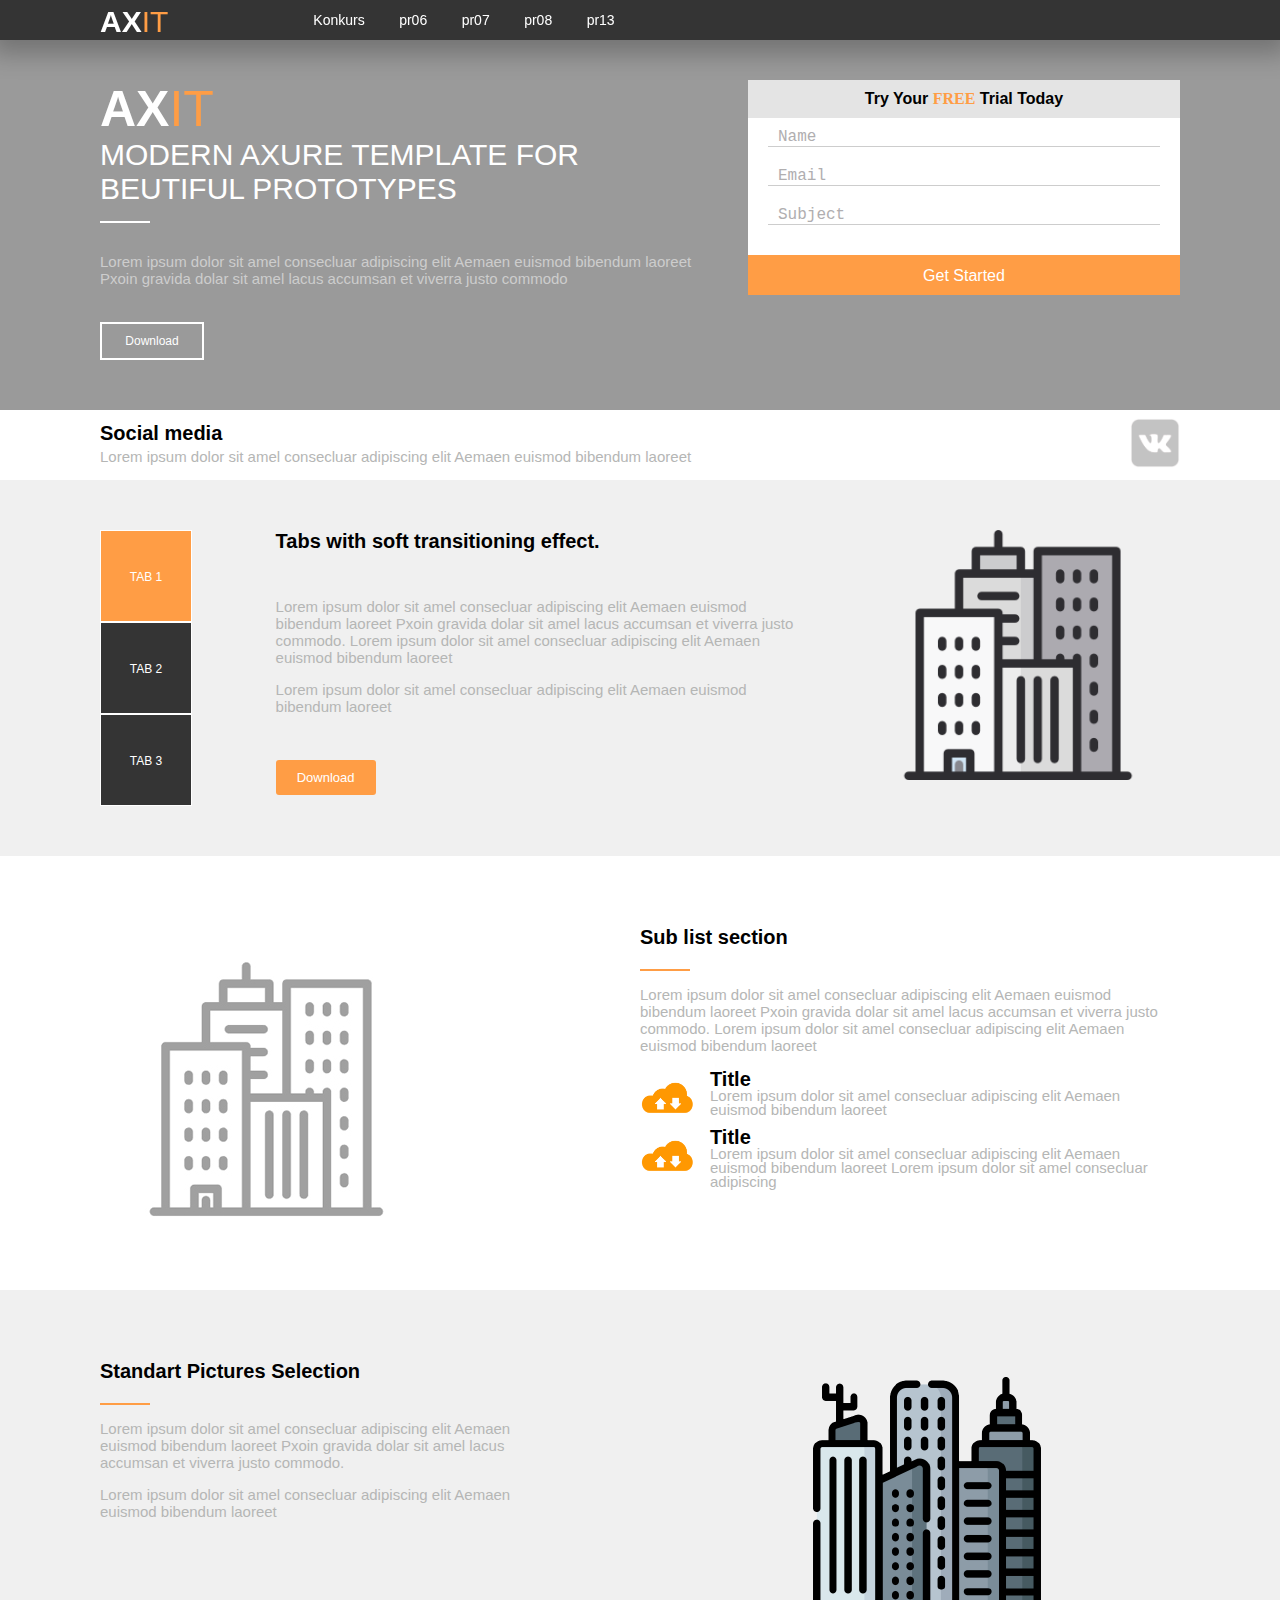
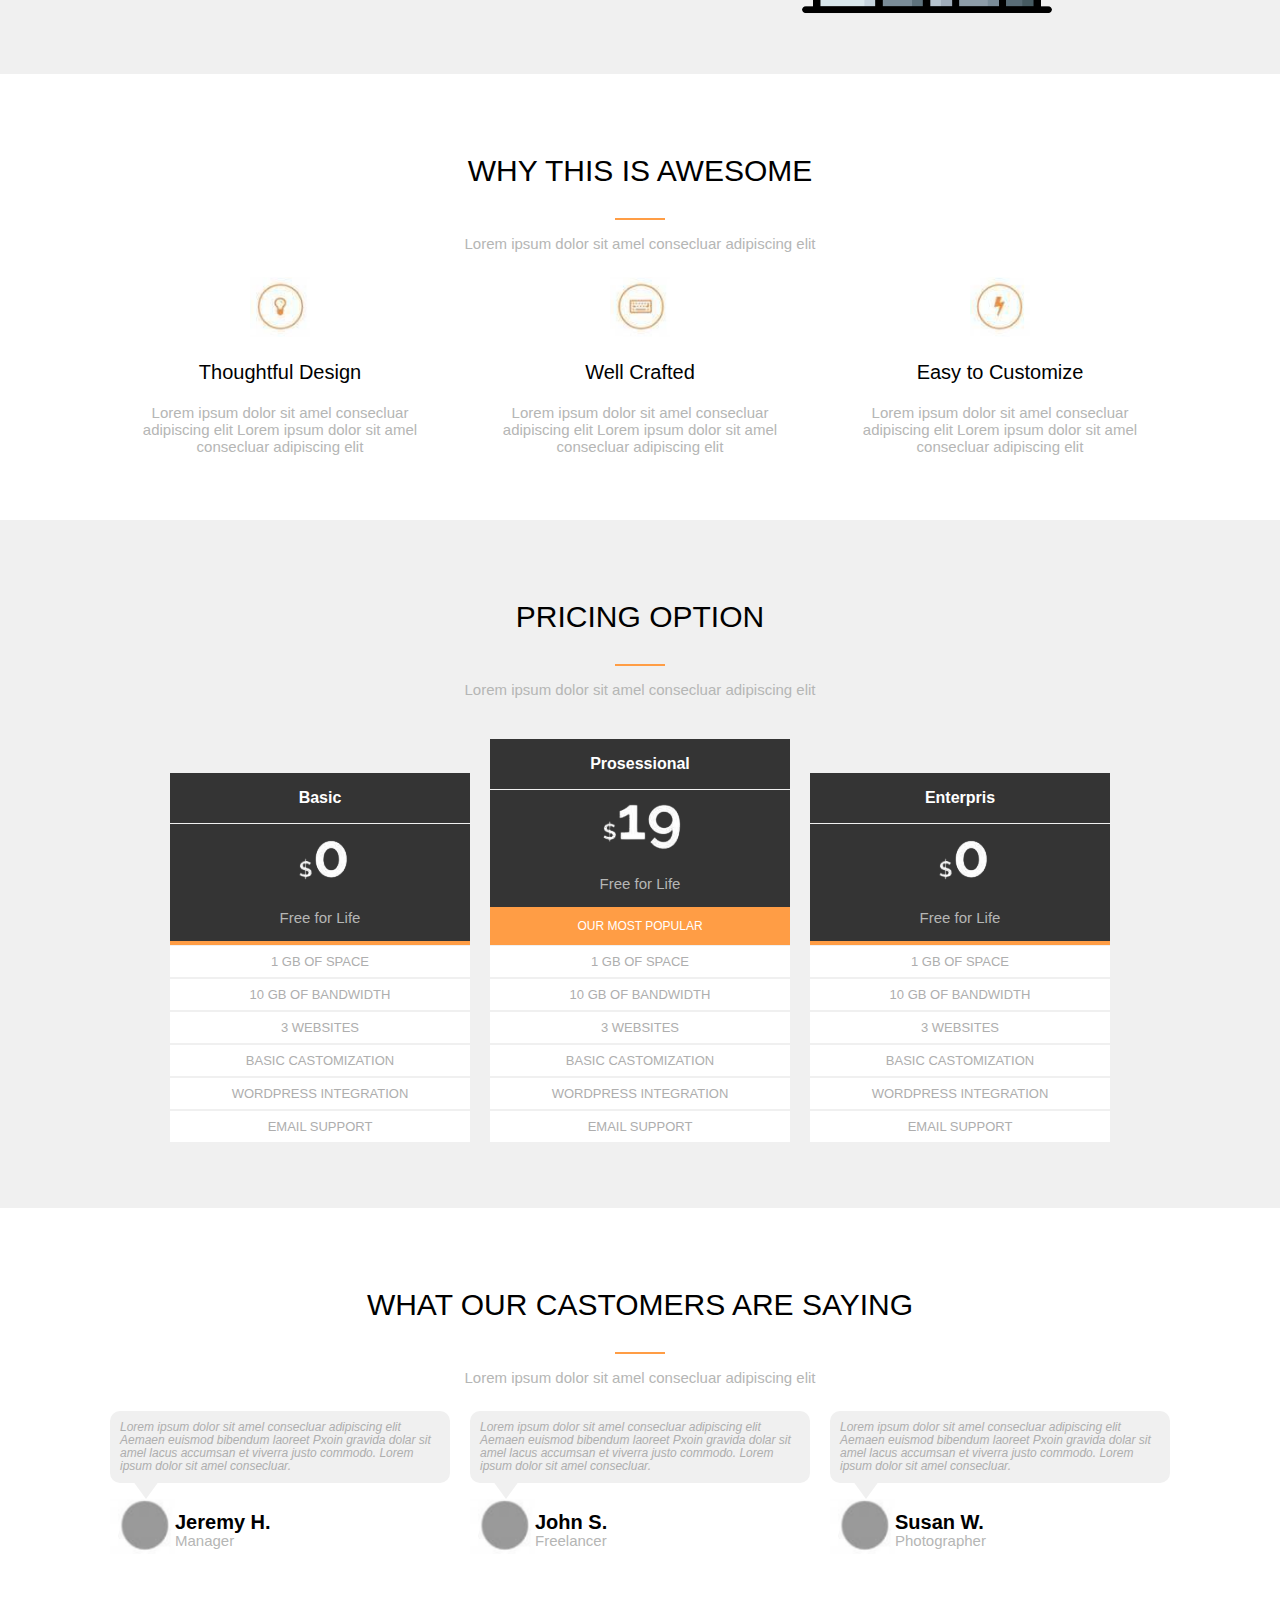
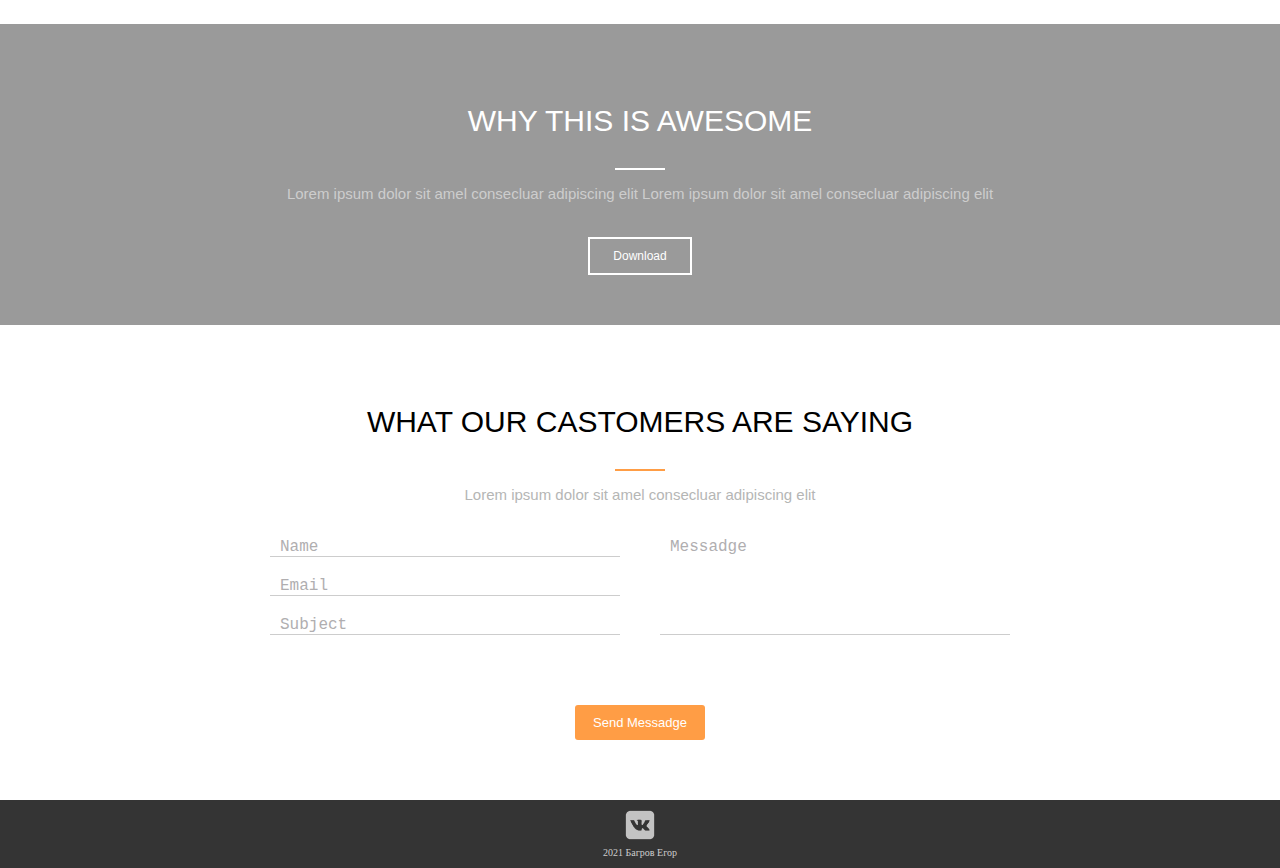
<file: index.html>
<!doctype html>
<head>
	<title>Van</title>
	<meta charset="utf-8">
	<meta name="viewport" content="width=device-width, initial-scale=1.0" />
	<link rel="stylesheet" type="text/css" href="style/style.css">
	<script src="https://ajax.googleapis.com/ajax/libs/jquery/3.1.1/jquery.min.js"></script>
	<script>
	$(document).ready(function() {
		$('.menuha').click(function(event){
			$('.menuha,nav').addClass('active1')
	});
		$('.but').click(function(event){
			$('.menuha,nav').removeClass('active1')
	});
	});
	</script>
</head>
<body>
	<div class="menuha"><span></span></div>
	<div class="hederok">
	<div class="headbody">
	<div id="logo">
		<a href="index.html">AX<span class="it">IT</span></a>
	</div>
	
	<nav>
		<img class="but" width="20px" height="20px" src="image/crest.png">
		<ul>
			<li><a href="konkurs/index.html">Konkurs</a></li>
			<li><a href="pr06.html">pr06</a></li>
			<li><a href="pr07.html">pr07</a></li>
			<li><a href="pr08.html">pr08</a></li>
			<li><a href="pr10/pr10.html">pr13</a></li>
		</ul>
	</nav>
</div></div>
<div id="all">
<main>
<div class="main123">
	<div class="main">
		<div id="ax">
			<div id="itx"><span>AX<span class="it">IT</span></span></div>
			<div class="modern"><span>MODERN AXURE TEMPLATE FOR BEUTIFUL PROTOTYPES</span></div>
			<hr id="opa">

			<div><p class="so12">Lorem ipsum dolor sit amel consecluar adipiscing elit Aemaen euismod bibendum laoreet Pxoin gravida dolar sit amel lacus accumsan et viverra justo commodo</p></div>
			<div class="down"><a href="">Download</a></div>
		</div>
		<div id="kuku1">
			<div id="try">
				<div id="a"><span><b>Try Your <span id="it">FREE</span> Trial Today</b></span></div>
				<div id="b">
					<div class="b122">
						<div class="aaa1"><span>Name</span></div>
						<hr class="kkk">
						<div class="aaa1"><span>Email</span></div>
						<hr class="kkk">
						<div class="aaa1"><span>Subject</span></div>
						<hr class="kkk">
					</div>
				</div>
				<div class="c"><a href="">Get Started</a></div>	
			</div>
		</div>
	</div>
</div>
<div class="sotka">
<div class="nerovno">
	
	<div class="so1">
		<p class="gh1"><b class="so">Social media </b><p class="gh">Lorem ipsum dolor sit amel consecluar adipiscing elit Aemaen euismod bibendum laoreet</p></p>
	</div>
	<div class="voko"><a href="https://vk.com/egoriyew"><img width="50px" height="50px" src="image/photo.png"></a>
	</div>
</div></div>
<div class="tretyi">
<div class="tabs">
<div class="sublist">
	<div class="reverse">
	<div class="tabi">
		<div class="tabrev">
		<div class="tab1">
			<a href=""><p class="tab">TAB 1</p></a>
		</div>
		<div class="tab23">
			<a href=""><p class="tab">TAB 2</p></a>
		</div>
		<div class="tab23">
			<a href=""><p class="tab">TAB 3</p></a>
		</div>
	</div>
	</div>
	<div class="tabssoft">
		<div class="so">
			<span>
				<b>Tabs with soft transitioning effect.</b>
			</span>
		</div>
		<div class="otstupi"><p class="so1">Lorem ipsum dolor sit amel consecluar adipiscing elit Aemaen euismod bibendum laoreet Pxoin gravida dolar sit amel lacus accumsan et viverra justo commodo. Lorem ipsum dolor sit amel consecluar adipiscing elit Aemaen euismod bibendum laoreet</p>
		<p id="dont" class="so1">Lorem ipsum dolor sit amel consecluar adipiscing elit Aemaen euismod bibendum laoreet</p></div>
		<div class="dont" id="down1"><a href="">Download</a></div>
	</div>
	</div>
	</div>
	<div class="gorod">
		<center><img width="250px" height="250px" src="image/gorod.png"></center>
	</div>
</div>
</div>

<div class="chetvrtiy">
<div class="sub">
	<div  id="dont" class="picture">
		<img src="image/gorod1.png">
	</div>
	<div class="sublist">
		<p class="so"><b>Sub list section</b></p>	
		<hr class="dont" id="opa1">
		<p class="so1">Lorem ipsum dolor sit amel consecluar adipiscing elit Aemaen euismod bibendum laoreet Pxoin gravida dolar sit amel lacus accumsan et viverra justo commodo. Lorem ipsum dolor sit amel consecluar adipiscing elit Aemaen euismod bibendum laoreet</p>
		<div class="title">
			<img width="55px" height="40px" src="image/obl.png">
			<p class="so1"><b class="so">Title</b><br>Lorem ipsum dolor sit amel consecluar adipiscing elit Aemaen euismod bibendum laoreet</p>
		</div>
		<div class="title">
			<img width="55px" height="40px" src="image/obl.png">
			<p class="so1"><b class="so">Title</b><br>Lorem ipsum dolor sit amel consecluar adipiscing elit Aemaen euismod bibendum laoreet Lorem ipsum dolor sit amel consecluar adipiscing</p>
		</div>
	</div>
</div>
</div>

<div class="pytiy">
<div class="stnd">
	<div class="sublist">
		<p class="so"><b>Standart Pictures Selection</b></p>	
		<hr  class="dont" id="opa1">
		<p class="so1">Lorem ipsum dolor sit amel consecluar adipiscing elit Aemaen euismod bibendum laoreet Pxoin gravida dolar sit amel lacus accumsan et viverra justo commodo. </p>
		<p id="dont" class="so1">Lorem ipsum dolor sit amel consecluar adipiscing elit Aemaen euismod bibendum laoreet </p>
	</div>
	<div class="picture1">
		<img width="250px" height="250px" src="image/gorod2.png">
	</div>
</div>
</div>

<div class="shheest">
	<center>
		<p class="modern">WHY THIS IS AWESOME</p>
		<hr  class="dont" id="opa1">
		<p class="so1">Lorem ipsum dolor sit amel consecluar adipiscing elit </p>
	</center>
	<div class="well">
		<div><center>
			<img src="image/well1.png">
			<p class="so">Thoughtful Design</p>
			<p  id="dont" class="so1">Lorem ipsum dolor sit amel consecluar adipiscing elit Lorem ipsum dolor sit amel consecluar adipiscing elit</p>
		</center></div>
		<div><center>
			<img src="image/Well2.png">
			<p class="so">Well Crafted</p>
			<p  id="dont" class="so1">Lorem ipsum dolor sit amel consecluar adipiscing elit Lorem ipsum dolor sit amel consecluar adipiscing elit</p>			
		</center></div>
		<div><center>
			<img src="image/Well3.png">
			<p class="so">Easy to Customize</p>
			<p  id="dont" class="so1">Lorem ipsum dolor sit amel consecluar adipiscing elit Lorem ipsum dolor sit amel consecluar adipiscing elit</p>
		</center></div>
	</div>
</div>

<div class="sedmoy">
	<center>
		<p class="modern">PRICING OPTION</p>
		<hr class="dont" id="opa1">
		<p class="so1">Lorem ipsum dolor sit amel consecluar adipiscing elit </p>
	</center>
<div class="well1">
	<div class="basica">
		<div class="bas"><p><b>Basic</b></p></div>
		<div class="bas1"><img src="image/$0.png"><br>
		<p id="dont" class="so1">Free for Life</p></div>
		<div class="ggg2"></div>
		<div class="bas3"><p class="sso">1 GB OF SPACE</p></div>
		<div class="bas3"><p class="sso">10 GB OF BANDWIDTH</p></div>
		<div class="bas3"><p class="sso">3 WEBSITES</p></div>
		<div class="bas3"><p class="sso">BASIC CASTOMIZATION</p></div>
		<div class="bas3"><p class="sso">WORDPRESS INTEGRATION</p></div>
		<div class="bas3"><p class="sso">EMAIL SUPPORT</p></div>
	</div>
	<div class="profi">
		<div class="bas"><p><b>Prosessional</b></p></div>
		<div class="bas1"><img src="image/rr2.png"><br>
		<p id="dont" class="so1">Free for Life</p></div>
		<div class="ccc"><p>OUR MOST POPULAR</p></div>
		<div class="bas3"><p class="sso">1 GB OF SPACE</p></div>
		<div class="bas3"><p class="sso">10 GB OF BANDWIDTH</p></div>
		<div class="bas3"><p class="sso">3 WEBSITES</p></div>
		<div class="bas3"><p class="sso">BASIC CASTOMIZATION</p></div>
		<div class="bas3"><p class="sso">WORDPRESS INTEGRATION</p></div>
		<div class="bas3"><p class="sso">EMAIL SUPPORT</p></div>
	</div>
	<div class="basica">
		<div class="bas"><p><b>Enterpris</b></p></div>
		<div class="bas1"><img src="image/$0.png"><br>
		<p id="dont" class="so1">Free for Life</p></div>
		<div class="ggg2"></div>
		<div class="bas3"><p class="sso">1 GB OF SPACE</p></div>
		<div class="bas3"><p class="sso">10 GB OF BANDWIDTH</p></div>
		<div class="bas3"><p class="sso">3 WEBSITES</p></div>
		<div class="bas3"><p class="sso">BASIC CASTOMIZATION</p></div>
		<div class="bas3"><p class="sso">WORDPRESS INTEGRATION</p></div>
		<div class="bas3"><p class="sso">EMAIL SUPPORT</p></div>
	</div>
</div>
</div>

<div class="shheest">
	<center>
		<p class="modern">WHAT OUR CASTOMERS ARE SAYING</p>
		<hr  class="dont" id="opa1">
		<p class="so1">Lorem ipsum dolor sit amel consecluar adipiscing elit </p>
	</center>
	<div class="wwell">
		<div class="welka">
			<div class="wwka"><p class="so21"><i>Lorem ipsum dolor sit amel consecluar adipiscing elit Aemaen euismod bibendum laoreet Pxoin gravida dolar sit amel lacus accumsan et viverra justo commodo. Lorem ipsum dolor sit amel consecluar.</i></p></div>
		<div class="ttitle">
			<img width="65px" height="55px" src="image/krug.png">
			<p class="so1"><b class="so">Jeremy H.</b><br>Manager</p>
		</div>			
		</div>
		

		<div class="welka">
			<div class="wwka"><p class="so21"><i>Lorem ipsum dolor sit amel consecluar adipiscing elit Aemaen euismod bibendum laoreet Pxoin gravida dolar sit amel lacus accumsan et viverra justo commodo. Lorem ipsum dolor sit amel consecluar.</i></p></div>
		<div class="ttitle">
			<img width="65px" height="55px" src="image/krug.png">
			<p class="so1"><b class="so">John S.</b><br>Freelancer</p>
		</div>			
		</div>

		<div class="welka">
			<div class="wwka"><p class="so21"><i>Lorem ipsum dolor sit amel consecluar adipiscing elit Aemaen euismod bibendum laoreet Pxoin gravida dolar sit amel lacus accumsan et viverra justo commodo. Lorem ipsum dolor sit amel consecluar.</i></p></div>
		<div class="ttitle">
			<img width="65px" height="55px" src="image/krug.png">
			<p class="so1"><b class="so">Susan W.</b><br>Photographer</p>
		</div>

		</div>

</div>
</div>

<div class="sto">
	<center>
		<p class="modern1">WHY THIS IS AWESOME</p>
		<hr class="dont" id="opa">
		<p class="so12">Lorem ipsum dolor sit amel consecluar adipiscing elit Lorem ipsum dolor sit amel consecluar adipiscing elit</p>
		<div class="down"><a href="">Download</a></div>
	</center>
	
	</div>


<div class="shheest">
<div class="shest123">
	<center>
		<p class="modern">WHAT OUR CASTOMERS ARE SAYING</p>
		<hr  class="dont" id="opa1">
		<p class="so1">Lorem ipsum dolor sit amel consecluar adipiscing elit </p>
	</center>

		<div id="kuku">
			<div class="try">
				<div class="b1">
						<div class="aaa1"><span>Name</span></div>
						<hr class="kkk">
						<div class="aaa1"><span>Email</span></div>
						<hr class="kkk">
						<div class="aaa1"><span>Subject</span></div>
						<hr class="kkk">
					</div>
				<div  class="b1">
					<div class="aaa1"><span>Messadge</span></div>
					<br>
					<br>
					<br>
					<br>
					<div class="shto"><hr class="kkk"></div>
				</div>
				
			</div>
		</div>



<center ><div id="down12"><a href="">Send Messadge</a></div></center>
</div>
</div>

</div>
</div>
</main>
<footer>
	<center><div class="ftr"><a href="https://vk.com/egoriyew"><img width="30px" height="30px" src="image/photo.png"></a><br>
			<span>2021 Багров Егор</span></div>
	</center>
</footer>
</div>
</body>
</file>
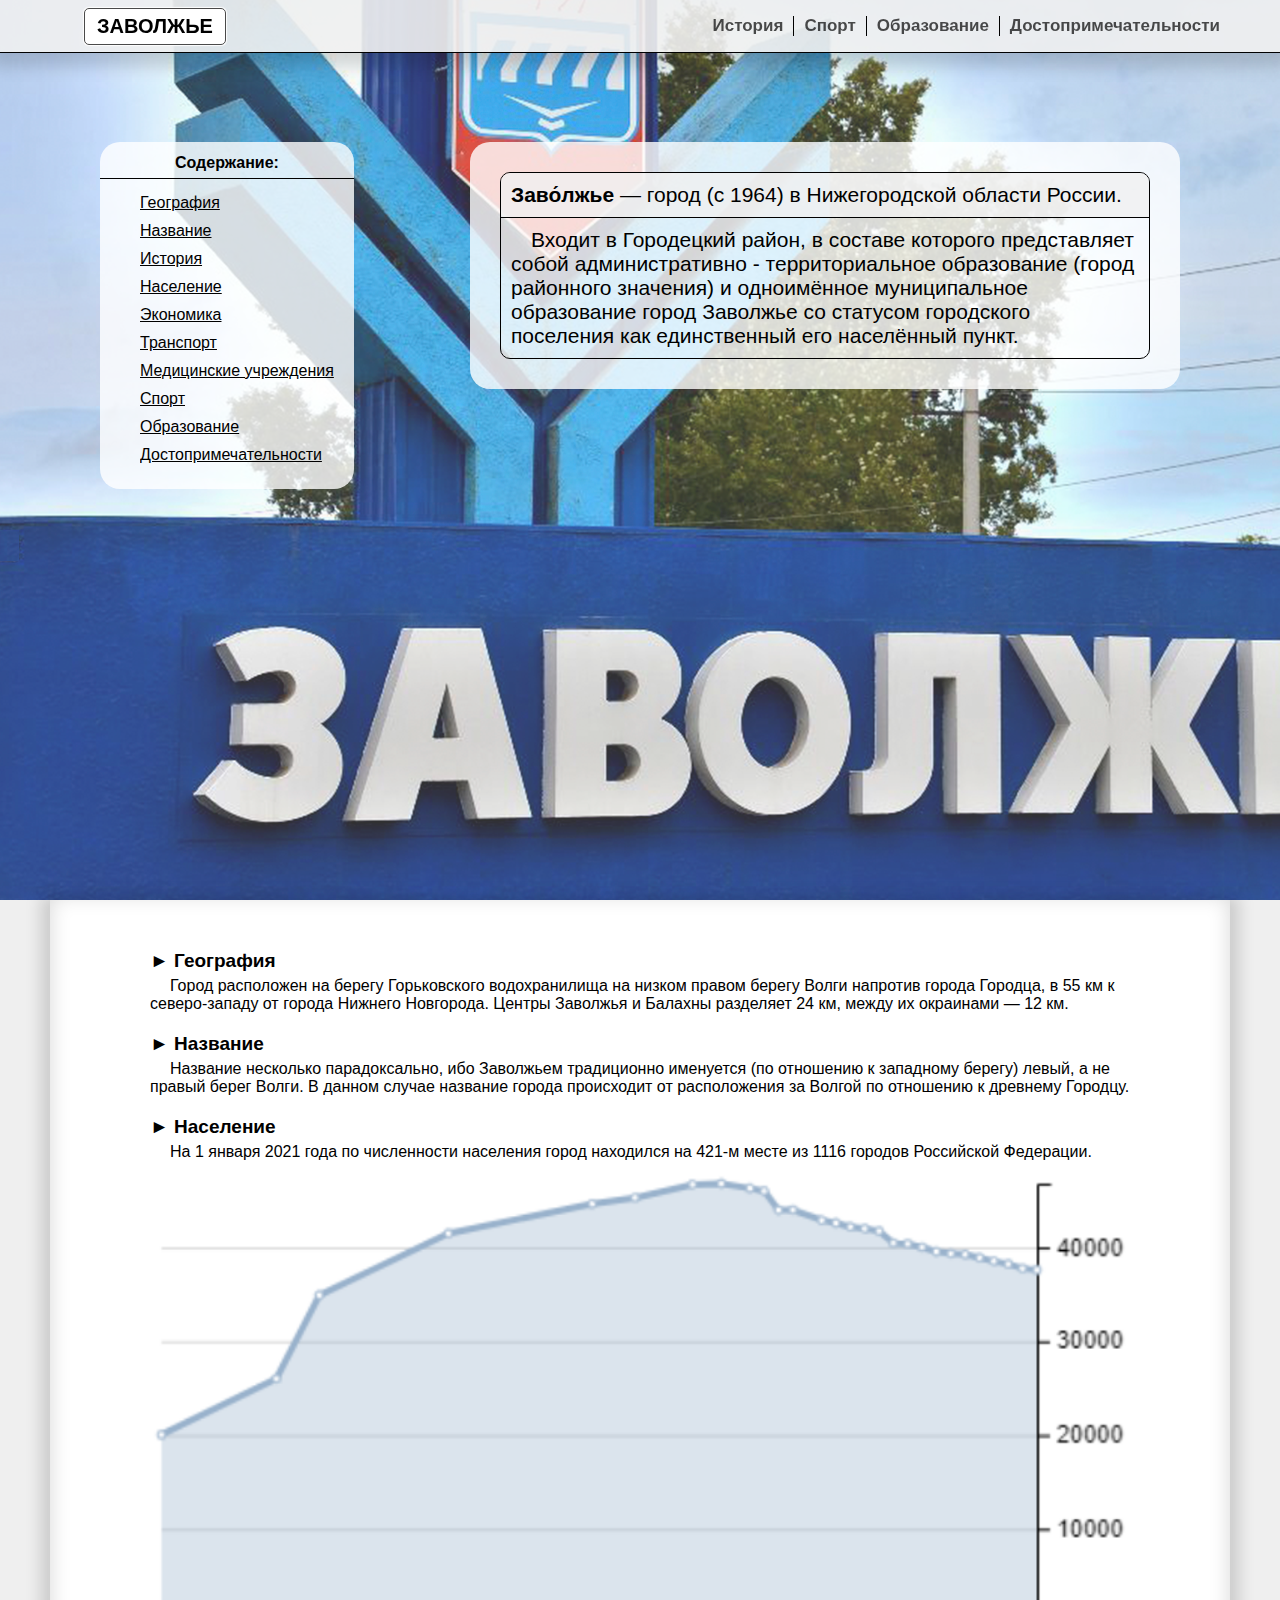
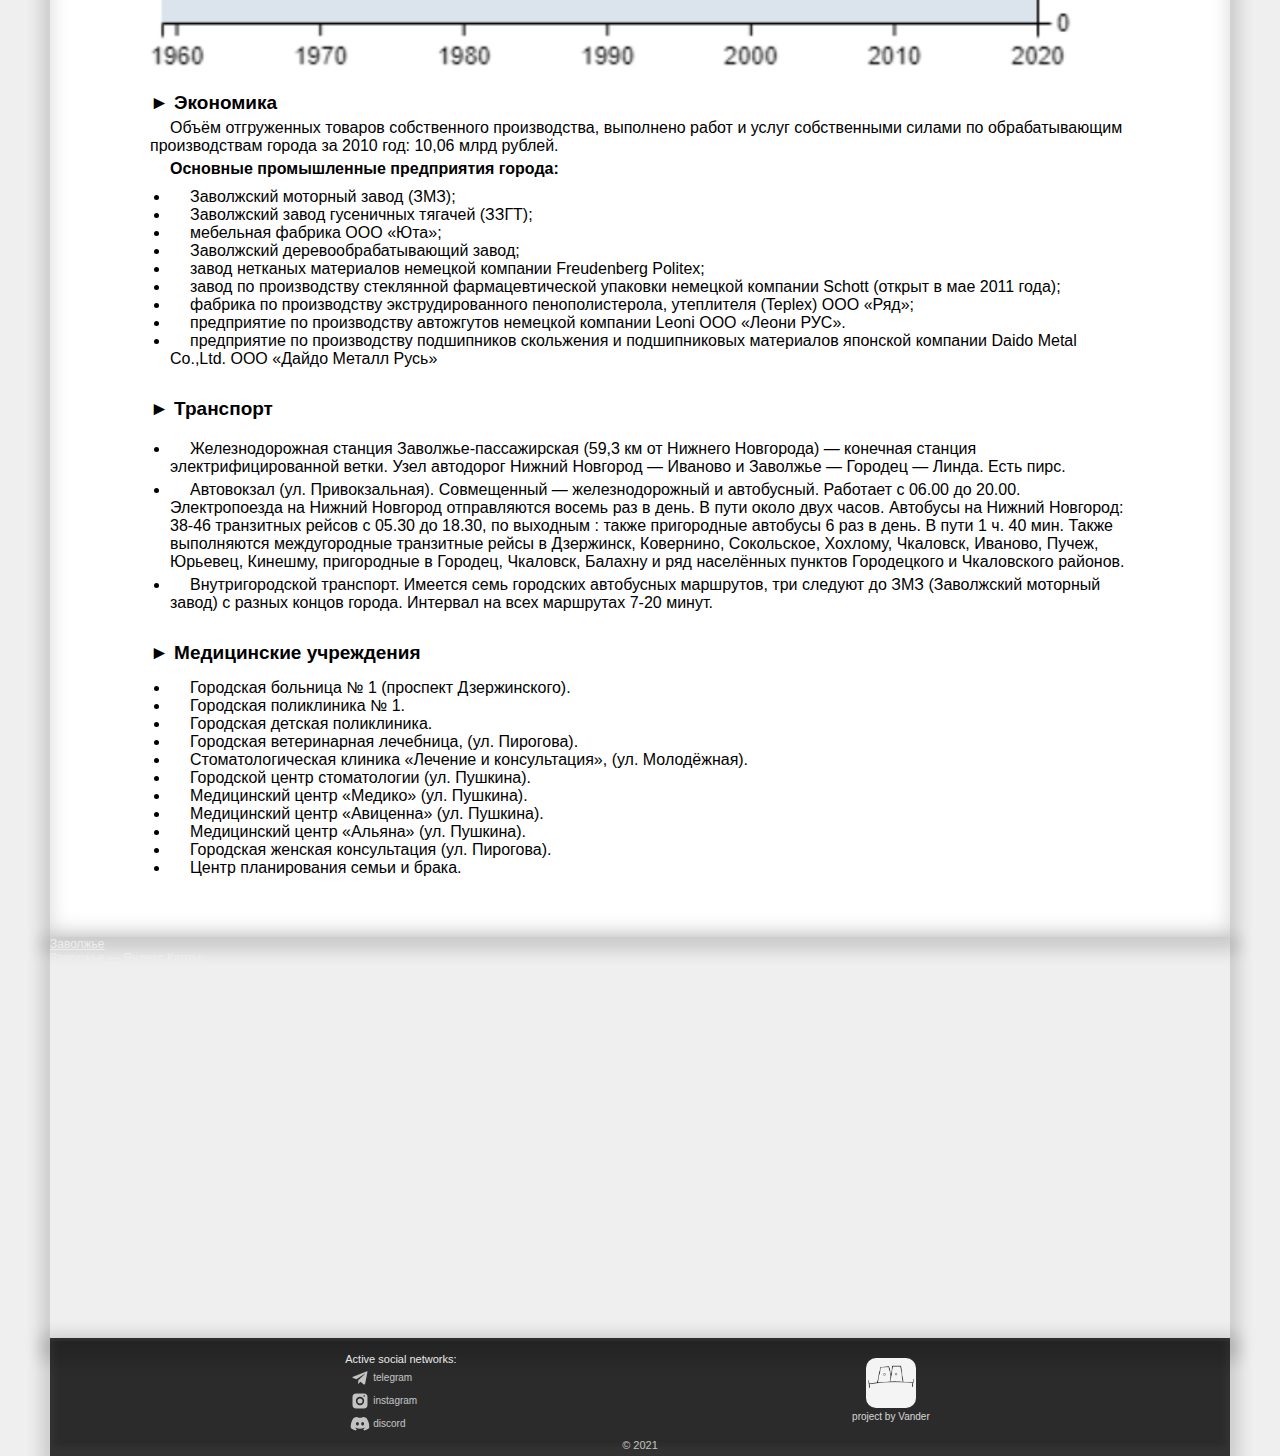
<file: konkurs/index.html>
<!DOCTYPE HTML>
<head>
<title>prj</title>
<link rel="stylesheet" type="text/css" href="styles/main.css">
<meta name="viewport" content="width=device-width, initial-scale=1.0" />
<script src="https://ajax.googleapis.com/ajax/libs/jquery/3.1.1/jquery.min.js"></script>
<script src="scrpt/index.js"></script>
</head>
<body>
<header class="hdr">
	<div class="conteiner">
		<div class="head">
				<a href="index.html" class="logo">
					<div class="logot">
						ЗАВОЛЖЬЕ
					</div>
				</a>
				<div class="menu">
					<span></span>
				</div>
				<div class="nav">
					<a href="istor.html"><div class="nav_bat">История</div></a>
					<div class="palka"></div>
					<a href="sport.html"><div class="nav_bat">Спорт</div></a>
					<div class="palka"></div>
					<a href="obr.html"><div class="nav_bat">Образование</div></a>
					<div class="palka"></div>
					<a href="dost.html"><div class="nav_bat">Достопримечательности</div></a>
					<div class="soder12">
					<div class="main_block2_zaglav">
						<b>Содержание:</b>
					</div>
					<div class="main_block2_sslky">
						<ul>
							<li><a href="#man">География</a></li>
							<li><a href="#geogr">Название</a></li>
							<li><a href="istor.html#istor">История</a></li>
							<li><a href="#Nazvan">Население</a></li>
							<li><a href="#naselen">Экономика</a></li>
							<li><a href="#aconomyc">Транспорт</a></li>
							<li><a href="#transport">Медицинские учреждения</a></li>
							<li><a href="sport.html#sport">Спорт</a></li>
							<li><a href="obr.html#obraxov">Образование</a></li>
							<li><a href="dost.html#dosto">Достопримечательности</a></li>
						</ul>
					</div>
				</div>
				</div>

		</div>
	</div>
</header>
<main>
	<div class="main_start">
		<div class="conteiner">	
			<div class="main_block1">
				<div class="soder1">
					<div class="main_block2_zaglav">
						<b>Содержание:</b>
					</div>
					<div class="main_block2_sslky">
						<ul>
							<li><a href="#man">География</a></li>
							<li><a href="#geogr">Название</a></li>
							<li><a href="istor.html#istor">История</a></li>
							<li><a href="#Nazvan">Население</a></li>
							<li><a href="#naselen">Экономика</a></li>
							<li><a href="#aconomyc">Транспорт</a></li>
							<li><a href="#transport">Медицинские учреждения</a></li>
							<li><a href="sport.html#sport">Спорт</a></li>
							<li><a href="obr.html#obraxov">Образование</a></li>
							<li><a href="dost.html#dosto">Достопримечательности</a></li>
						</ul>
					</div>
				</div>
				<div class="main_block1_text">
					<div class="textvntr">
						<div class="main_block1_text1">
							<b>Заво́лжье</b> — город (с 1964) в Нижегородской области России.
						</div>
						<div class="main_block1_text2">
							Входит в Городецкий район, в составе которого представляет собой административно - территориальное образование (город районного значения) и одноимённое муниципальное образование город Заволжье со статусом городского поселения как единственный его населённый пункт.
						</div>
					</div>
				</div>
			</div>
			<div class="main_block2">
				<div class="soderzhnie">
					
				</div>
			</div>
		</div>
	</div>
	<div class="conteiner">
		<div class="main" id="man">
			<div class="soderzh_block1" id="geogr">
				<div class="zaglav">
					<b>► География</b>
				</div>
				<div class="soderzh">
					Город расположен на берегу Горьковского водохранилища на низком правом берегу Волги напротив города Городца, в 55 км к северо-западу от города Нижнего Новгорода. Центры Заволжья и Балахны разделяет 24 км, между их окраинами — 12 км.
				</div>
			</div>
			<div class="soderzh_block2" id="Nazvan">
				<div class="zaglav">
					<b>► Название</b>
				</div>
				<div class="soderzh">
					Название несколько парадоксально, ибо Заволжьем традиционно именуется (по отношению к западному берегу) левый, а не правый берег Волги. В данном случае название города происходит от расположения за Волгой по отношению к древнему Городцу.
				</div>
			</div>
			<div class="soderzh_block2" id="naselen">
				<div class="zaglav">
					<b>► Население</b>
				</div>
				<div class="soderzh">
					На 1 января 2021 года по численности населения город находился на 421-м месте из 1116 городов Российской Федерации.
				</div>
				<img src="img/naselen1.png">
			</div>
			<div class="soderzh_block2" id="aconomyc">
				<div class="zaglav">
					<b>► Экономика</b>
				</div>
				<div class="soderzh">
					Объём отгруженных товаров собственного производства, выполнено работ и услуг собственными силами по обрабатывающим производствам города за 2010 год: 10,06 млрд рублей.
				</div>
				<div class="soderzh">
					<b>Основные промышленные предприятия города:</b>
					<ul>
						<li>Заволжский моторный завод (ЗМЗ);</li>
						<li>Заволжский завод гусеничных тягачей (ЗЗГТ);</li>
						<li>мебельная фабрика ООО «Юта»;</li>
						<li>Заволжский деревообрабатывающий завод;</li>
						<li>завод нетканых материалов немецкой компании Freudenberg Politex;</li>
						<li>завод по производству стеклянной фармацевтической упаковки немецкой компании Schott (открыт в мае 2011 года);</li>
						<li>фабрика по производству экструдированного пенополистерола, утеплителя (Teplex) ООО «Ряд»;</li>
						<li>предприятие по производству автожгутов немецкой компании Leoni ООО «Леони РУС».</li>
						<li>предприятие по производству подшипников скольжения и подшипниковых материалов японской компании Daido Metal Co.,Ltd. ООО «Дайдо Металл Русь»</li>
					</ul>
				</div>
			</div>
			<div class="soderzh_block2" id="transport">
				<div class="zaglav">
					<b>► Транспорт</b>
				</div>
				<div class="soderzh">
					<ul>
						<li><div class="soderzh">
								Железнодорожная станция Заволжье-пассажирская (59,3 км от Нижнего Новгорода) — конечная станция электрифицированной ветки. Узел автодорог Нижний Новгород — Иваново и Заволжье — Городец — Линда. Есть пирс.
						</div></li>
						<li><div class="soderzh">
								Автовокзал (ул. Привокзальная). Совмещенный — железнодорожный и автобусный. Работает с 06.00 до 20.00. Электропоезда на Нижний Новгород отправляются восемь раз в день. В пути около двух часов. Автобусы на Нижний Новгород: 38-46 транзитных рейсов с 05.30 до 18.30, по выходным : также пригородные автобусы 6 раз в день. В пути 1 ч. 40 мин. Также выполняются междугородные транзитные рейсы в Дзержинск, Ковернино, Сокольское, Хохлому, Чкаловск, Иваново, Пучеж, Юрьевец, Кинешму, пригородные в Городец, Чкаловск, Балахну и ряд населённых пунктов Городецкого и Чкаловского районов.
						</div></li>
						<li><div class="soderzh">
								Внутригородской транспорт. Имеется семь городских автобусных маршрутов, три следуют до ЗМЗ (Заволжский моторный завод) с разных концов города. Интервал на всех маршрутах 7-20 минут.
						</div></li>
					</ul>
				</div>
			</div>
			<div class="soderzh_block2" id="meduch">
				<div class="zaglav">
					<b>► Медицинские учреждения</b>
				</div>
				<div class="soderzh">
					<ul>
						<li>Городская больница № 1 (проспект Дзержинского).</li>
						<li>Городская поликлиника № 1.</li>
						<li>Городская детская поликлиника.</li>
						<li>Городская ветеринарная лечебница, (ул. Пирогова).</li>
						<li>Стоматологическая клиника «Лечение и консультация», (ул. Молодёжная).</li>
						<li>Городской центр стоматологии (ул. Пушкина).</li>
						<li>Медицинский центр «Медико» (ул. Пушкина).</li>
						<li>Медицинский центр «Авиценна» (ул. Пушкина).</li>
						<li>Медицинский центр «Альяна» (ул. Пушкина).</li>
						<li>Городская женская консультация (ул. Пирогова).</li>
						<li>Центр планирования семьи и брака.</li>
					</ul>
				</div>
			</div>
		</div>
		<div class="kaarta" style="position:relative;overflow:hidden;">
			<a href="https://yandex.ru/maps/20042/zavoljie/?utm_medium=mapframe&utm_source=maps" style="color:#eee;font-size:12px;position:absolute;top:0px;">Заволжье</a><a href="https://yandex.ru/maps/20042/zavoljie/?from=tabbar&ll=43.388469%2C56.640448&source=serp_navig&utm_medium=mapframe&utm_source=maps&z=16.8" style="color:#eee;font-size:12px;position:absolute;top:14px;">Заволжье — Яндекс.Карты</a><iframe src="https://yandex.ru/map-widget/v1/-/CCUyeJTUdA" width="100%" height="400" frameborder="0" allowfullscreen="true" style="position:relative;"></iframe>
		</div>
	</div>
	<div class="ftr">
		<div class="ftr_body">
			<div class="ftr_social">
				<div>Active social networks:</div>
				<a href=""><div class="ftr_url"><img src="img/tg.svg">telegram</div></a>
				<a href=""><div class="ftr_url"><img src="img/inst.svg">instagram</div></a>
				<a href=""><div class="ftr_url"><img src="img/ds.svg">discord</div></a>
			</div>
			<div class="vndr">
				<a href=""><img src="img/logo.png"></a>
				<div>
					project by Vander
				</div>
			</div>
		</div>
		<div class="ftr_year">
			© 2021			
		</div>
	</div>
</main>
</body>
</file>
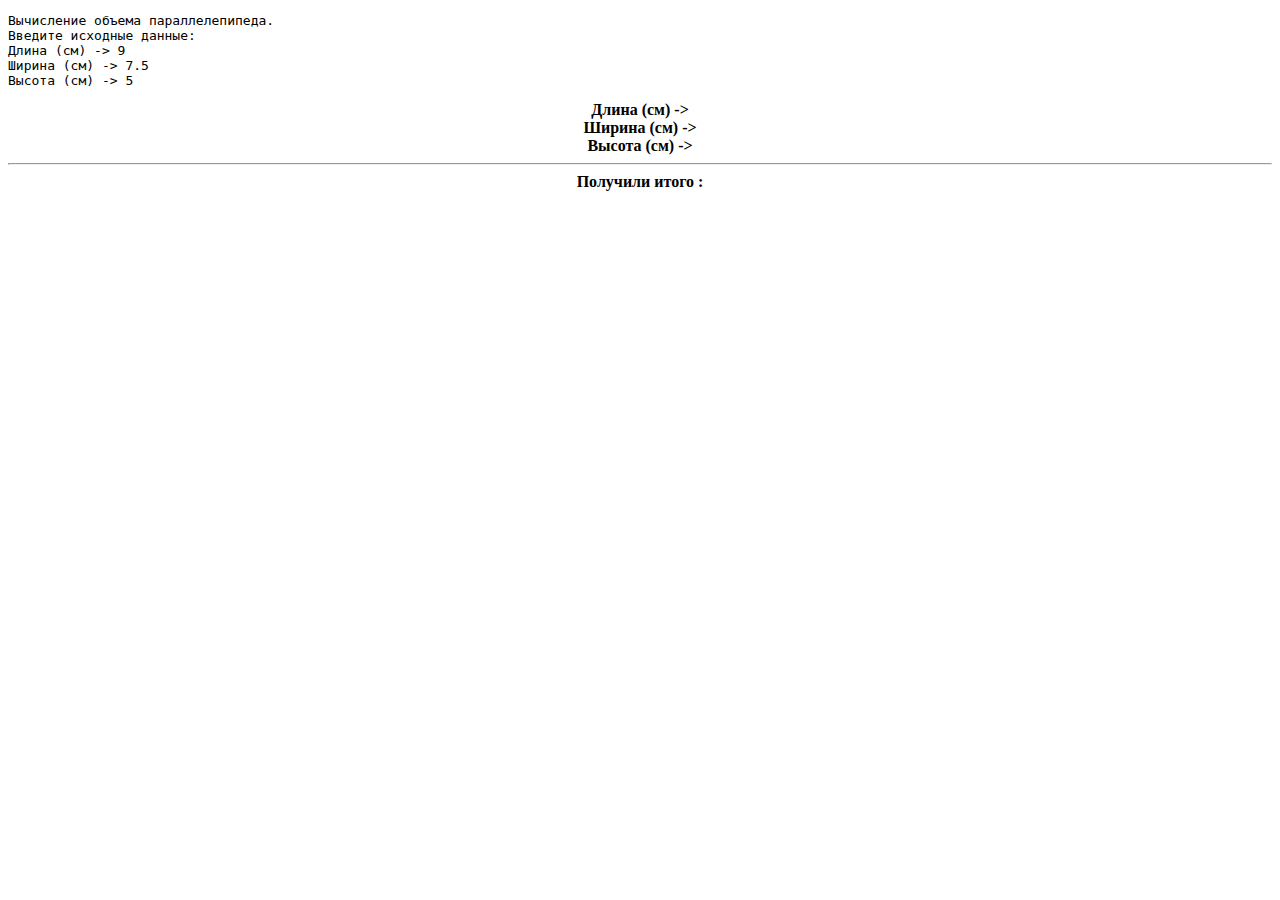
<file: pr06.html>
<!DOCTYPE HTML>
<head>
	<meta charset="utf-8">
	<title>pr6_02</title>
  </head>
  <script>
var vA1, vA2, vA3, vA, vA4, vA5, vA6, vA7, vA8, ve=1
function fPro1()
{
  vA1 = prompt ("Вводите первое число :" , "");
  vA1 = parseInt(vA1)
  t_b1a.innerText = vA1
}
function fPro2()
{
  t_b2a.innerText = ""
  vA2 = parseFloat (prompt ("Вводите второе число :", "") );
  t_b2a.innerText = vA2
}
  function fPro3()
{
  t_b3a.innerText = ""
  vA3 = parseFloat (prompt ("Вводите третье число :", "") );
  t_b3a.innerText = vA3
for (vA=0; ve<6; ve++)
 { 
  alert ("Вычисляем "+ ve+" объем")
    vA = vA1 * vA2 * vA3
    switch (vA1) 
    {
      case  9: vA4=vA, vA1++; break; 
      case  10: vA5=vA, vA1++; break; 
      case  11: vA6=vA, vA1++; break;
      case  12: vA7=vA, vA1++; break;
      case  13: vA8=vA, vA1++; break;
    }
  t_b5.innerText = vA4
  t_b6.innerText = vA5
  t_b7.innerText = vA6
  t_b8.innerText = vA7
  t_b9.innerText = vA8
  }
}
    </script>
  <body>
    <pre>Вычисление объема параллелепипеда.
Введите исходные данные:
Длина (см) -> 9
Ширина (см) -> 7.5
Высота (см) -> 5</pre>
    <center>
      <b id="t_b1" style="color=white; font-size=80;" onclick="fPro1()">
      		Длина (см) ->
      </b>
     <b id="t_b1a" style="color=white; font-size=80;">
      </b>
     </center>

    <center>
    	<b id="t_b2" style="color=white; font-size=80;" onclick="fPro2()">
      		Ширина (см) ->
    	</b>
        <b id="t_b2a" style="color=white; font-size=80;">
    </b>
  	</center>

    <center>
    	<b id="t_b3" style="color=white; font-size=80;" onclick="fPro3()">
			Высота (см) ->
    	</b>
    <b id="t_b3a" style="color=white; font-size=80;">
    </b>
  </center>

  <hr>

  <center>
    <b id="t_b4" style="color=blue; font-size=120;">
      Получили итого :
    </b>
  </center>
  <center>
    <b id="t_b5" style="color=green; font-size=120;">
    </b>
    <b id="t_b6" style="color=green; font-size=120;">
    </b>
    <b id="t_b7" style="color=green; font-size=120;">
    </b>
    <b id="t_b8" style="color=green; font-size=120;">
    </b>
    <b id="t_b9" style="color=green; font-size=120;">
    </b>
  </center>

</body>
</html>
</file>
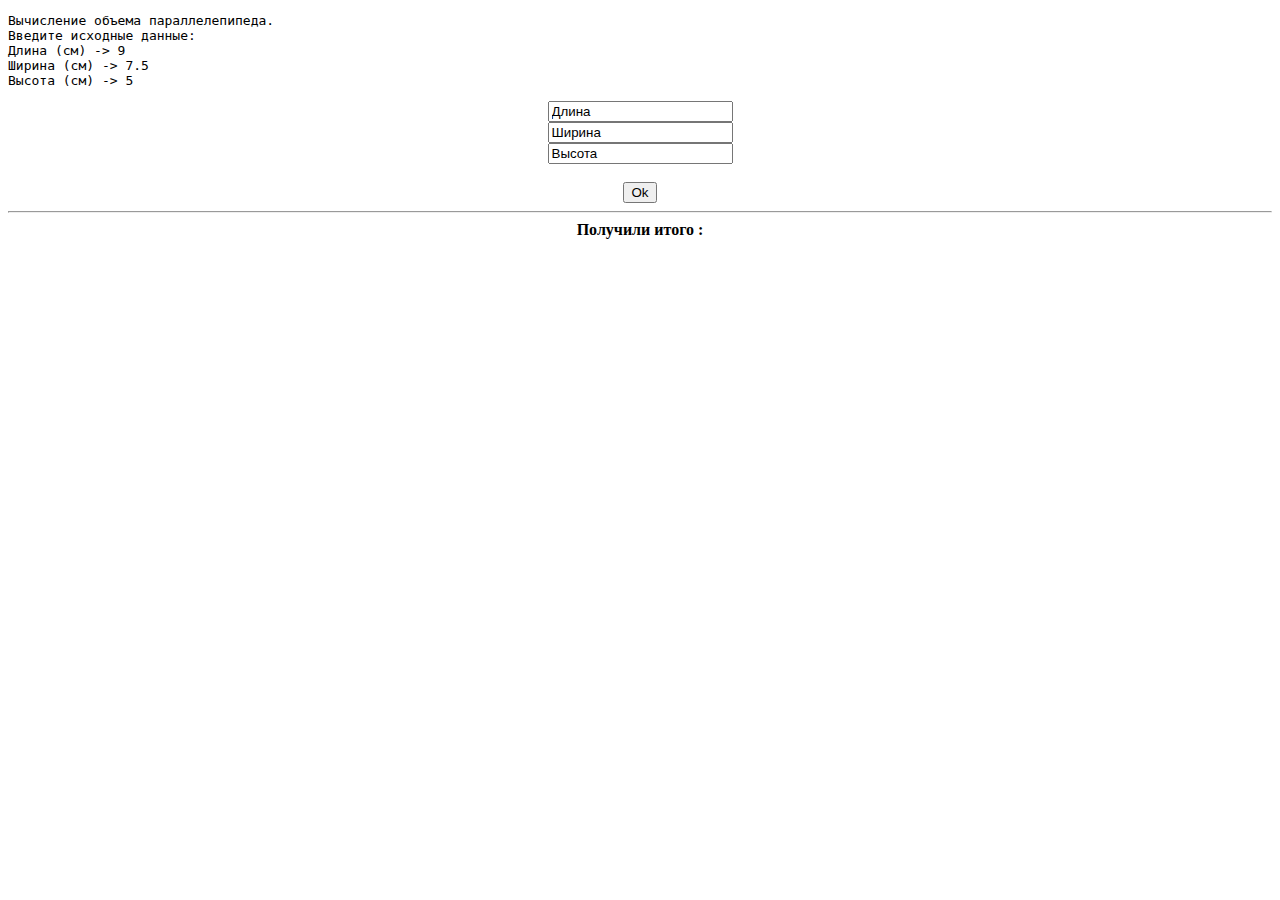
<file: pr07.html>
<!DOCTYPE HTML>
<head>
	<meta charset="utf-8">
	<title>pr6_02</title>
  </head>
  <script>
var vA1, vA2, vA3, vA, vA4, vA5, vA6, vA7, vA8, ve=1

function fPro1()
{
  vA1 = f1.t_b1.value
  vA1 = parseInt(vA1);
}
function fPro2()
{
  vA2 = f1.t_b2.value
  vA2 = parseFloat(vA2);
}
function fPro3()
{
  vA3 = f1.t_b3.value
  vA3 = parseFloat(vA3);


for (vA=0; ve<6; ve++)
 { 
  alert ("Вычисляем "+ ve+" объем")
    vA = vA1 * vA2 * vA3
    switch (vA1) 
    {
      case  9: vA4=vA, vA1++; break; 
      case  10: vA5=vA, vA1++; break; 
      case  11: vA6=vA, vA1++; break;
      case  12: vA7=vA, vA1++; break;
      case  13: vA8=vA, vA1++; break;
    }
  t_b5.innerText = vA4
  t_b6.innerText = vA5
  t_b7.innerText = vA6
  t_b8.innerText = vA7
  t_b9.innerText = vA8
  }
}
    </script>
  <body>
    <pre>Вычисление объема параллелепипеда.
Введите исходные данные:
Длина (см) -> 9
Ширина (см) -> 7.5
Высота (см) -> 5</pre>
    <form id="f1">
    <center>
      <input type="text" name="t_b1" value="Длина">
    </center>
    <center>
      <input type="text" name="t_b2" value="Ширина">
  	</center>
    <center>
      <input type="text" name="t_b3" value="Высота">
  </center>
    
 <br>
  <center><input type="button" value="Ok" onclick="fPro1(), fPro2(), fPro3()">
  </center>
</form>
    <hr>   

  <center>
    <b id="t_b4" style="color=blue; font-size=120;">
      Получили итого :
    </b>
  </center>

  <center>
    <form>
    <b id="t_b5" style="color=green; font-size=120;">
    </b>
    <b id="t_b6" style="color=green; font-size=120;">
    </b>
    <b id="t_b7" style="color=green; font-size=120;">
    </b>
    <b id="t_b8" style="color=green; font-size=120;">
    </b>
    <b id="t_b9" style="color=green; font-size=120;">
    </b>
     </form>
  </center>

</body>
</html>
</file>
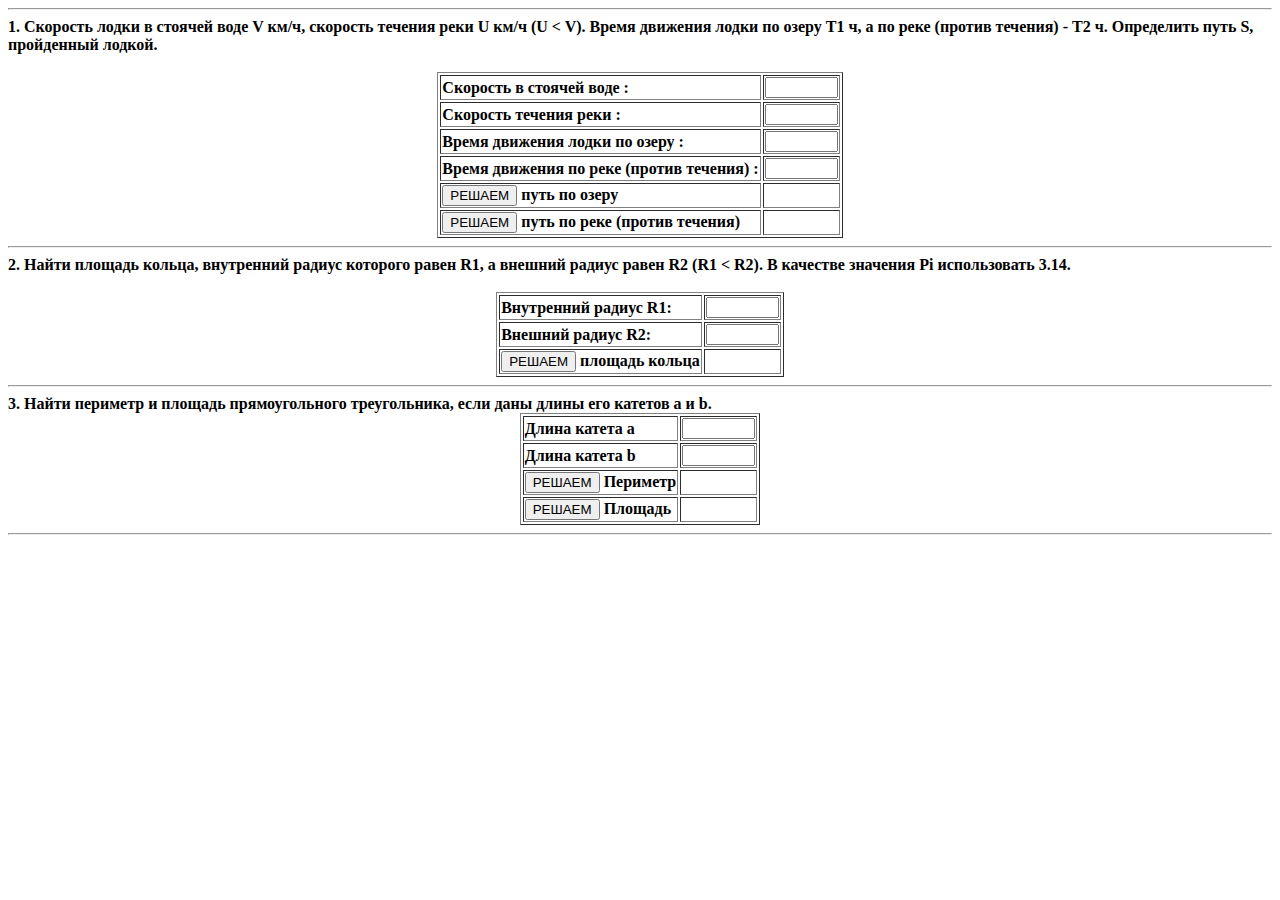
<file: pr08.html>
<!DOCTYPE HTML>
<head>
<title>PR_07</title>
</head>
<script>
//--------------------------------первого вопроса-------------------------------------------------------------------
	function fFun1()
{

var vSpeed1, vTime1, vDistFinish1,

  vSpeed1 = parseFloat (f1.i1.value) // Скорость  в стоячей воде
  vTime1 = parseFloat (f1.i3.value)	// Время движения лодки по озеру

  vDistFinish1 = vSpeed1 * vTime1
         vDistFinish1_str = vDistFinish1.toFixed(2);
         otv1.innerText = vDistFinish1_str
}
    function fFun2()
{

var vSpeed1, vSpeed2, vTime2, vDistFinish2

  vSpeed1 = parseFloat (f1.i1.value) // Скорость  в стоячей воде
  vSpeed2 = parseFloat (f1.i2.value) // Скорость течения реки
  vTime2 = parseFloat (f1.i4.value) // Время движения по реке (против течения)

  if (vSpeed2>vSpeed1){
    otv1_2.innerText = False

}   else{
         vDistFinish2 = (vSpeed1 - vSpeed2) * vTime2
         vDistFinish2_str = vDistFinish2.toFixed(2);
         otv1_2.innerText = vDistFinish2_str}
}

//-------------------------------второго вопроса----------------------------------------------------------


    function fFun3()
    {
        var Pi=3.14, R1, R2, vS, vS_str 

  R1 = parseFloat (f2.i1.value) // Внутренний радиус
  R2 = parseFloat (f2.i2.value) // Внешний радиус

        if (R1>R2){
    otv2.innerText = False

}   else{
         vS = Pi *  R2 **2 - Pi* R1 **2
         vS_str = vS.toFixed(2);
         otv2.innerText = vS_str}
    }

//---------------------------------третьего вопроса--------------------------------------------------------------

    function fFun4()
    {
        var a, b, c, p,

    a = parseFloat (f3.i1.value) //катет a
    b = parseFloat (f3.i2.value) //катет b

        c = Math.sqrt (a **2 + b **2) //гипотенуза
        p = a + b + c
        p_str = p.toFixed(2);
        otv3.innerText = p_str
    }
     function fFun5()
    {
        var a, b, Sp

    a = parseFloat (f3.i1.value) //катет a
    b = parseFloat (f3.i2.value) //катет b

        Sp = (a * b) / 2
        Sp_str = Sp.toFixed(2);
        otv3_1.innerText = Sp_str
    }


</script>
<body>
<!-------------------- форма для первого вопроса ---------------->
<hr>
<b class=gla01>
  1. Скорость лодки в стоячей воде V км/ч, скорость течения реки U км/ч (U < V). Время движения лодки по озеру T1 ч, а по реке (против течения) - T2 ч. Определить путь S, пройденный лодкой. <br>
</b>
<br>
<center>
<form id=f1>
<table border>
     <tr><td><b class=t1>Скорость  в стоячей воде : </b></td>
     <td>
         <input type="text" name="i1" value="" size=6
         style="color=#d000d0; background-color=#ffd0dd; font-size=32;">
     </td></tr> 
     <tr><td><b class=t1>Скорость течения реки : </b></td><td>
         <input type="text" name="i2" value="" size=6
         style="color=#d000d0; background-color=#ffd0dd; font-size=32;">
     </td></tr> 
     <tr><td><b class=t1>Время движения лодки по озеру : </b></td><td>
         <input type="text" name="i3" value="" size=6
         style="color=#d000d0; background-color=#ffd0dd; font-size=32;">
     </td></tr> 
     <tr><td><b class=t1>Время движения по реке (против течения) : </b></td><td>
         <input type="text" name="i4" value="" size=6
         style="color=#d000d0; background-color=#ffd0dd; font-size=32;">
     </td></tr>
     <tr><td><input type="button" name="b_1" value="РЕШАЕМ" onclick="fFun1()">
        <b>путь по озеру</b></td>
    <td><center>
        <b id="otv1" style="font-size=64;"></b>
    </center></td></tr>
     <tr><td><input type="button" name="b_1_2" value="РЕШАЕМ" onclick="fFun2()">
        <b>путь по реке (против течения)</b></td>
        <td><center>
        <b id="otv1_2" style=" font-size=64;"></b>
    </center></td></tr>  
</table>
</form>
</center>
<hr>

<!-------------------- форма для второго вопроса ---------------->

<b class=gla01>
2. Найти площадь кольца, внутренний радиус которого равен R1, а внешний радиус равен R2 (R1 < R2). В качестве значения Pi использовать 3.14. </b>
<br>
<br>
<form id=f2>
<center>
<table border>
<tr>
    <td><b class=t1>Внутренний радиус R1: </b></td>
    <td><input type="text" name="i1" value="" size=6
    style="color=#d000d0; background-color=#ffd0dd; font-size=32;"></td>
</tr>
<tr>
    <td><b class=t1>Внешний радиус R2: </b></td>
    <td><input type="text" name="i2" value="" size=6
    style="color=#d000d0; background-color=#ffd0dd; font-size=32;"></td>
</tr>
<tr>
    <td><input type="button" name="b_2" value="РЕШАЕМ" onclick="fFun3()">
    <b>площадь кольца</b></td>
    <td><center>
    <b id="otv2" style="color=yellow; font-size=64;"></b></center></td>
</tr>
</table>
</center>
</form>
<hr>

<!-------------------- форма для третьего вопроса ---------------->

<b class=gla01>
3. Найти периметр и площадь прямоугольного треугольника, если даны длины его катетов a и b. 
</b>
<br>
<form id=f3>
<center>
<table border>
    <tr>
        <td><b class="t1">Длина катета a</b></td>
        <td><input type="text" name="i1" value="" size=6
        style="color=#d000d0; background-color=#ffd0dd; font-size=32;"></td>
    <tr>
        <td><b class="t1">Длина катета b</b></td>
        <td><input type="text" name="i2" value="" size=6
        style="color=#d000d0; background-color=#ffd0dd; font-size=32;"></td>
    </tr>
    <tr>
        <td><input type="button" name="b_3" value="РЕШАЕМ" onclick="fFun4()">
        <b>Периметр </b></td>
        <td><center>
        <b id="otv3" style="color=yellow; font-size=64;"></b></center></td>
    </tr>
    <tr>
        <td><input type="button" name="b_3_1" value="РЕШАЕМ" onclick="fFun5()">
        <b>Площадь </b></td>
        <td><center>
        <b id="otv3_1" style="color=yellow; font-size=64;"></b></center></td>
    </tr>
</table>
</center>
</form>
<hr>
</body>
</file>
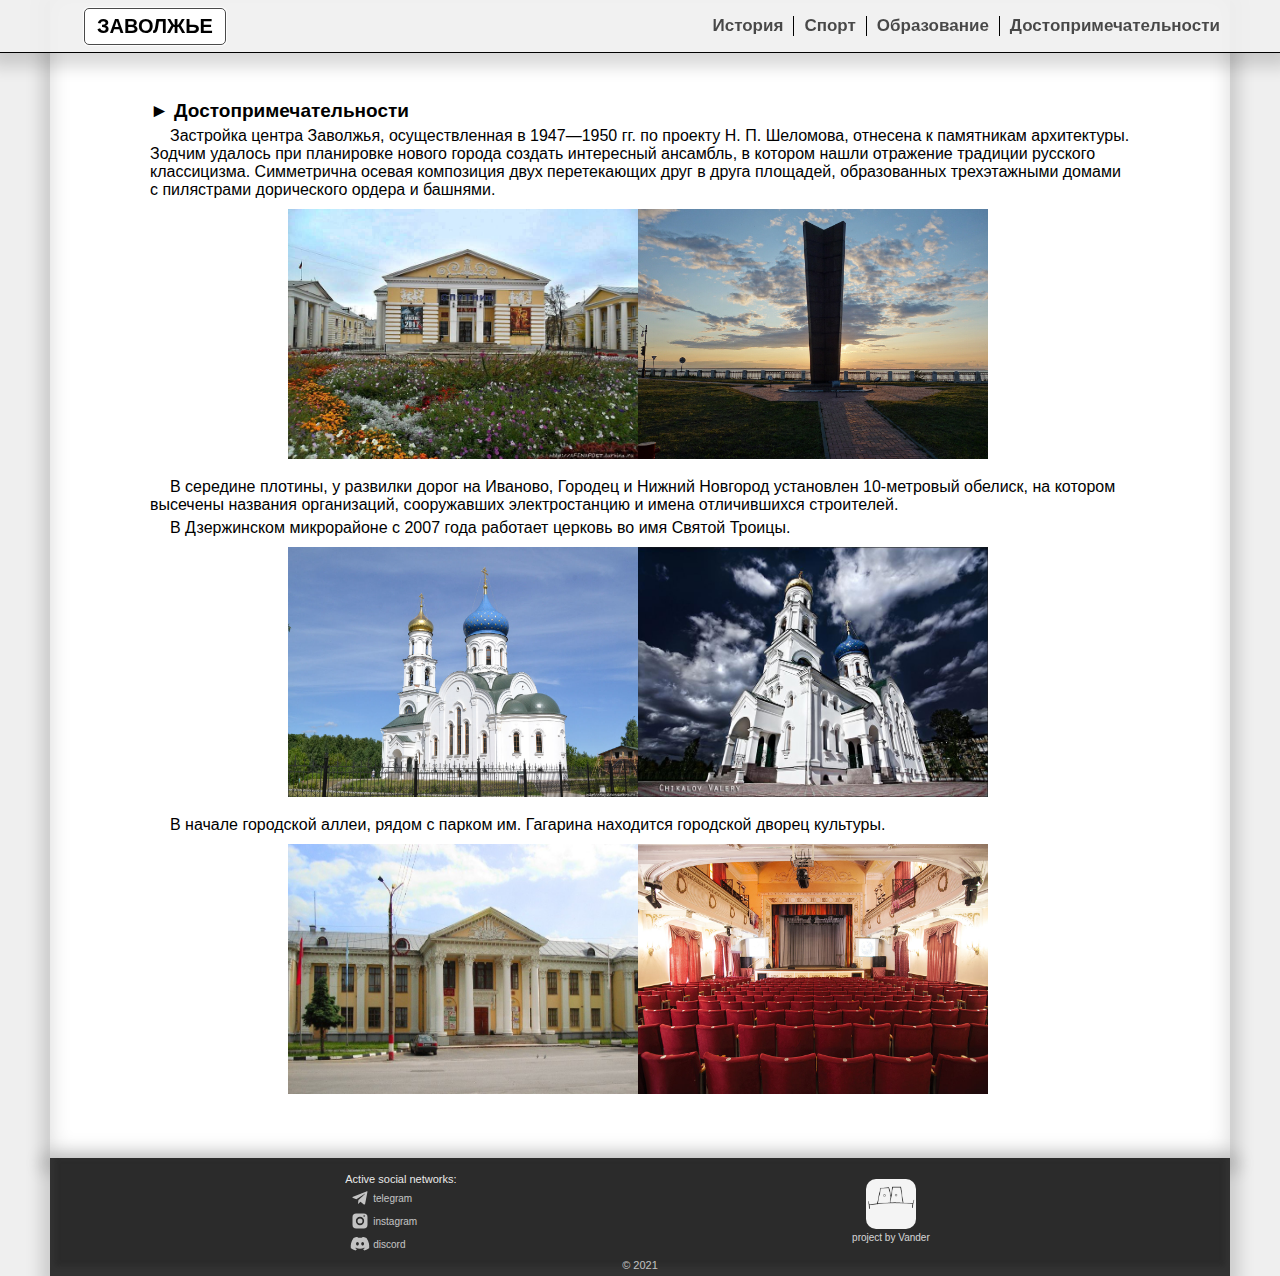
<file: konkurs/dost.html>
<!DOCTYPE HTML>
<head>
<title>prj</title>
<link rel="stylesheet" type="text/css" href="styles/main.css">
<meta name="viewport" content="width=device-width, initial-scale=1.0" />
<script src="https://ajax.googleapis.com/ajax/libs/jquery/3.1.1/jquery.min.js"></script>
<script src="scrpt/index.js"></script>
</head>
<body>
<header class="hdr">
	<div class="conteiner">
		<div class="head">
				<a href="index.html" class="logo">
					<div class="logot">
						ЗАВОЛЖЬЕ
					</div>
				</a>
				<div class="menu">
					<span></span>
				</div>
				<div class="nav">
					<a href="istor.html"><div class="nav_bat">История</div></a>
					<div class="palka"></div>
					<a href="sport.html"><div class="nav_bat">Спорт</div></a>
					<div class="palka"></div>
					<a href="obr.html"><div class="nav_bat">Образование</div></a>
					<div class="palka"></div>
					<a href="dost.html"><div class="nav_bat">Достопримечательности</div></a>
				</div>
		</div>
	</div>
</header>
<main>
	<div class="conteiner">
		<div class="main">
			<div class="istor">
				<div class="soderzh_block1" id="istor">
					<div class="zaglav">
						<b>► Достопримечательности</b>
					</div>
					<div class="soderzh">
						Застройка центра Заволжья, осуществленная в 1947—1950 гг. по проекту Н. П. Шеломова, отнесена к памятникам архитектуры. Зодчим удалось при планировке нового города создать интересный ансамбль, в котором нашли отражение традиции русского классицизма. Симметрична осевая композиция двух перетекающих друг в друга площадей, образованных трехэтажными домами с пилястрами дорического ордера и башнями.
					</div>
					<div class="soderzh1">
						<img class="his" src="img/dost4.jpg">
						<img class="his" src="img/dost5.jpg">
					</div>
					<div class="soderzh">
						В середине плотины, у развилки дорог на Иваново, Городец и Нижний Новгород установлен 10-метровый обелиск, на котором высечены названия организаций, сооружавших электростанцию и имена отличившихся строителей.
					</div>
					<div class="soderzh">
						В Дзержинском микрорайоне с 2007 года работает церковь во имя Святой Троицы.
					</div>
					<div class="soderzh1">
						<img class="his" src="img/dost2.jpg">
						<img class="his" src="img/dost3.jpg">
					</div>
					<div class="soderzh">
						В начале городской аллеи, рядом с парком им. Гагарина находится городской дворец культуры.
					</div>
					<div class="soderzh1">
						<img class="his" src="img/dost.jpg">
						<img class="his" src="img/dost1.jpg">
					</div>
				</div>
			</div>
		</div>
	</div>						
	<div class="ftr">
		<div class="ftr_body">
			<div class="ftr_social">
				<div>Active social networks:</div>
				<a href=""><div class="ftr_url"><img src="img/tg.svg">telegram</div></a>
				<a href=""><div class="ftr_url"><img src="img/inst.svg">instagram</div></a>
				<a href=""><div class="ftr_url"><img src="img/ds.svg">discord</div></a>
			</div>
			<div class="vndr">
				<a href=""><img src="img/logo.png"></a>
				<div>
					project by Vander
				</div>
			</div>
		</div>
		<div class="ftr_year">
			© 2021			
		</div>
	</div>
</main>
</body>
</file>
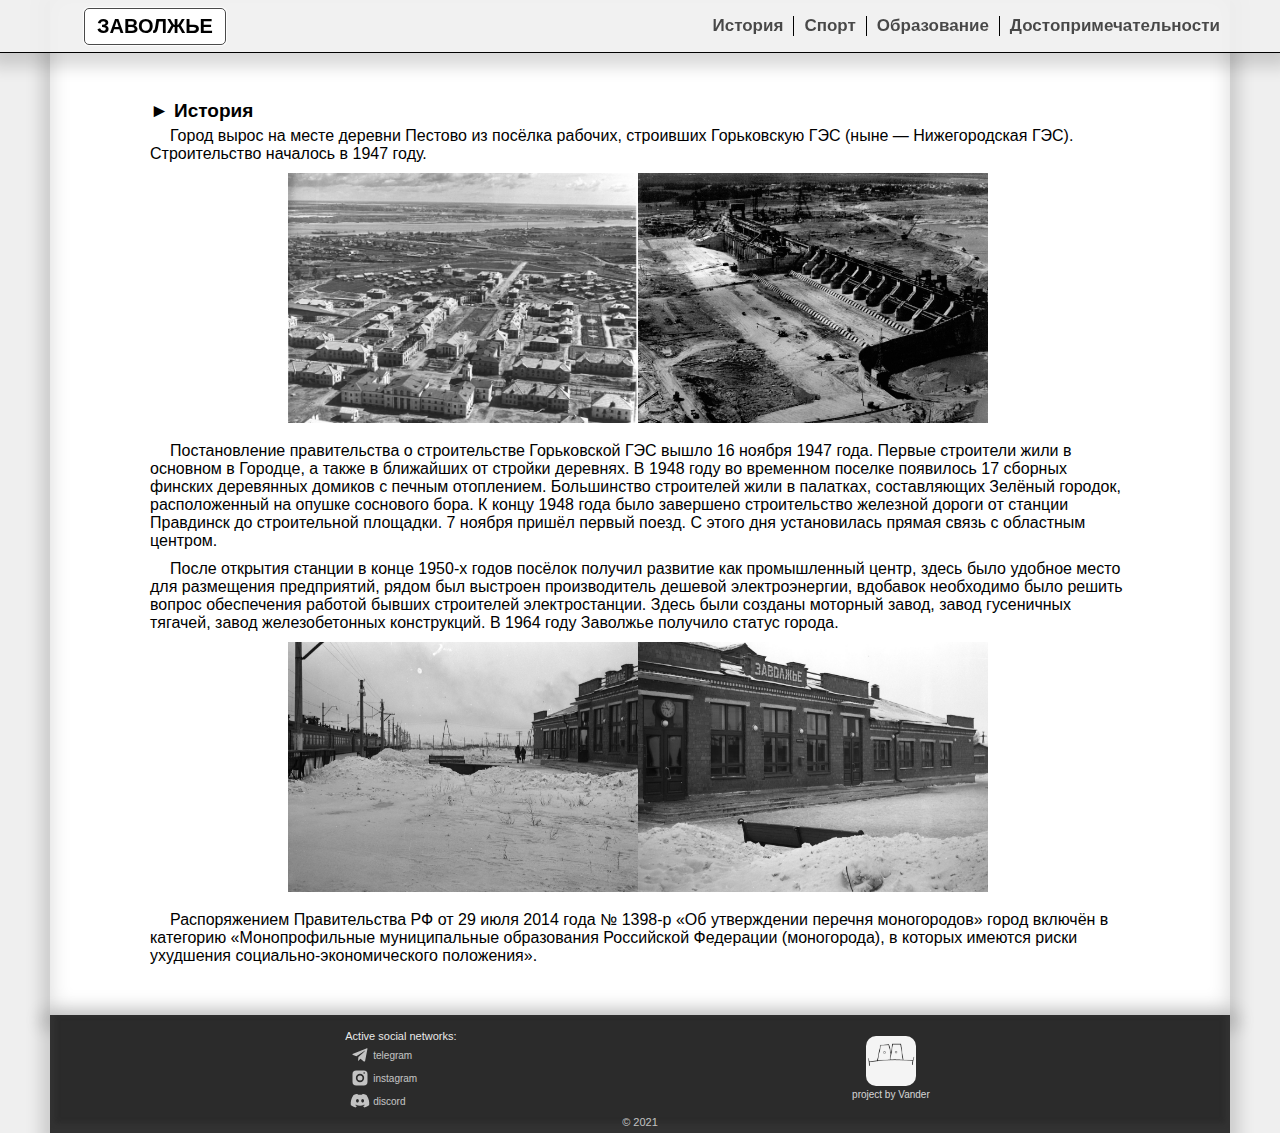
<file: konkurs/istor.html>
<!DOCTYPE HTML>
<head>
<title>prj</title>
<link rel="stylesheet" type="text/css" href="styles/main.css">
<meta name="viewport" content="width=device-width, initial-scale=1.0" />
<script src="https://ajax.googleapis.com/ajax/libs/jquery/3.1.1/jquery.min.js"></script>
<script src="scrpt/index.js"></script>
</head>
<body>
<header class="hdr">
	<div class="conteiner">
		<div class="head">
				<a href="index.html" class="logo">
					<div class="logot">
						ЗАВОЛЖЬЕ
					</div>
				</a>
				<div class="menu">
					<span></span>
				</div>
				<div class="nav">
					<a href="istor.html"><div class="nav_bat">История</div></a>
					<div class="palka"></div>
					<a href="sport.html"><div class="nav_bat">Спорт</div></a>
					<div class="palka"></div>
					<a href="obr.html"><div class="nav_bat">Образование</div></a>
					<div class="palka"></div>
					<a href="dost.html"><div class="nav_bat">Достопримечательности</div></a>
				</div>
		</div>
	</div>
</header>
<main>
	<div class="conteiner">
		<div class="main">
			<div class="istor">
				<div class="soderzh_block1" id="istor">
					<div class="zaglav">
						<b>► История</b>
					</div>
					<div class="soderzh">
						<div>
							Город вырос на месте деревни Пестово из посёлка рабочих, строивших Горьковскую ГЭС (ныне — Нижегородская ГЭС). Строительство началось в 1947 году.
						</div>
					</div>
					<div class="soderzh1">
						<img class="his" src="img/stroy.jpg">
						<img class="his" src="img/stroygas.jpg">
					</div>
						<div class="soderzh">
							Постановление правительства о строительстве Горьковской ГЭС вышло 16 ноября 1947 года. Первые строители жили в основном в Городце, а также в ближайших от стройки деревнях. В 1948 году во временном поселке появилось 17 сборных финских деревянных домиков с печным отоплением. Большинство строителей жили в палатках, составляющих Зелёный городок, расположенный на опушке соснового бора. К концу 1948 года было завершено строительство железной дороги от станции Правдинск до строительной площадки. 7 ноября пришёл первый поезд. С этого дня установилась прямая связь с областным центром.
						</div>
					</div>	
					<div class="soderzh">
						
					</div>
					<div class="soderzh">
						После открытия станции в конце 1950-х годов посёлок получил развитие как промышленный центр, здесь было удобное место для размещения предприятий, рядом был выстроен производитель дешевой электроэнергии, вдобавок необходимо было решить вопрос обеспечения работой бывших строителей электростанции. Здесь были созданы моторный завод, завод гусеничных тягачей, завод железобетонных конструкций. В 1964 году Заволжье получило статус города.
					</div>
					<div class="soderzh1">
						<img class="his" src="img/stanc.jpg">
						<img class="his" src="img/stanc1.jpg">
					</div>
					<div class="soderzh">
						Распоряжением Правительства РФ от 29 июля 2014 года № 1398-р «Об утверждении перечня моногородов» город включён в категорию «Монопрофильные муниципальные образования Российской Федерации (моногорода), в которых имеются риски ухудшения социально-экономического положения».
					</div>
				</div>
			</div>
		</div>
	</div>						
	<div class="ftr">
		<div class="ftr_body">
			<div class="ftr_social">
				<div>Active social networks:</div>
				<a href=""><div class="ftr_url"><img src="img/tg.svg">telegram</div></a>
				<a href=""><div class="ftr_url"><img src="img/inst.svg">instagram</div></a>
				<a href=""><div class="ftr_url"><img src="img/ds.svg">discord</div></a>
			</div>
			<div class="vndr">
				<a href=""><img src="img/logo.png"></a>
				<div>
					project by Vander
				</div>
			</div>
		</div>
		<div class="ftr_year">
			© 2021			
		</div>
	</div>
</main>
</body>
</file>
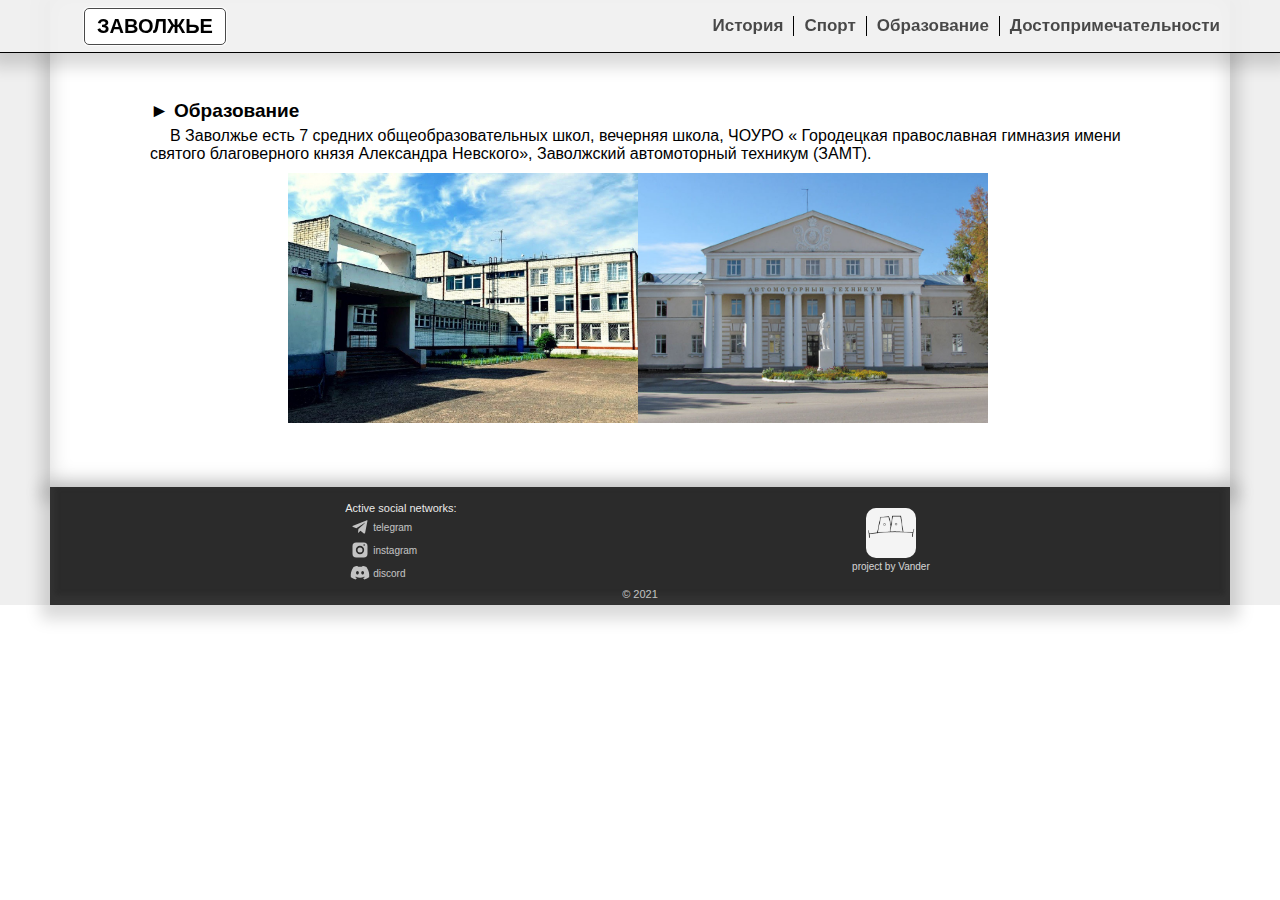
<file: konkurs/obr.html>
<!DOCTYPE HTML>
<head>
<title>prj</title>
<link rel="stylesheet" type="text/css" href="styles/main.css">
<meta name="viewport" content="width=device-width, initial-scale=1.0" />
<script src="https://ajax.googleapis.com/ajax/libs/jquery/3.1.1/jquery.min.js"></script>
<script src="scrpt/index.js"></script>
</head>
<body>
<header class="hdr">
	<div class="conteiner">
		<div class="head">
				<a href="index.html" class="logo">
					<div class="logot">
						ЗАВОЛЖЬЕ
					</div>
				</a>
				<div class="menu">
					<span></span>
				</div>
				<div class="nav">
					<a href="istor.html"><div class="nav_bat">История</div></a>
					<div class="palka"></div>
					<a href="sport.html"><div class="nav_bat">Спорт</div></a>
					<div class="palka"></div>
					<a href="obr.html"><div class="nav_bat">Образование</div></a>
					<div class="palka"></div>
					<a href="dost.html"><div class="nav_bat">Достопримечательности</div></a>
				</div>
		</div>
	</div>
</header>
<main>
	<div class="conteiner">
		<div class="main">
			<div class="istor">
				<div class="soderzh_block1" id="istor">
					<div class="zaglav">
						<b>► Образование</b>
					</div>
					<div class="soderzh">
						В Заволжье есть 7 средних общеобразовательных школ, вечерняя школа, ЧОУРО « Городецкая православная гимназия имени святого благоверного князя Александра Невского», Заволжский автомоторный техникум (ЗАМТ).
					</div>
				</div>
				<div class="soderzh1">
					<img class="his" src="img/obr.jpg">
					<img class="his" src="img/obr1.jpg">
				</div>
			</div>
		</div>
	</div>						
	<div class="ftr">
		<div class="ftr_body">
			<div class="ftr_social">
				<div>Active social networks:</div>
				<a href=""><div class="ftr_url"><img src="img/tg.svg">telegram</div></a>
				<a href=""><div class="ftr_url"><img src="img/inst.svg">instagram</div></a>
				<a href=""><div class="ftr_url"><img src="img/ds.svg">discord</div></a>
			</div>
			<div class="vndr">
				<a href=""><img src="img/logo.png"></a>
				<div>
					project by Vander
				</div>
			</div>
		</div>
		<div class="ftr_year">
			© 2021			
		</div>
	</div>
</main>
</body>
</file>
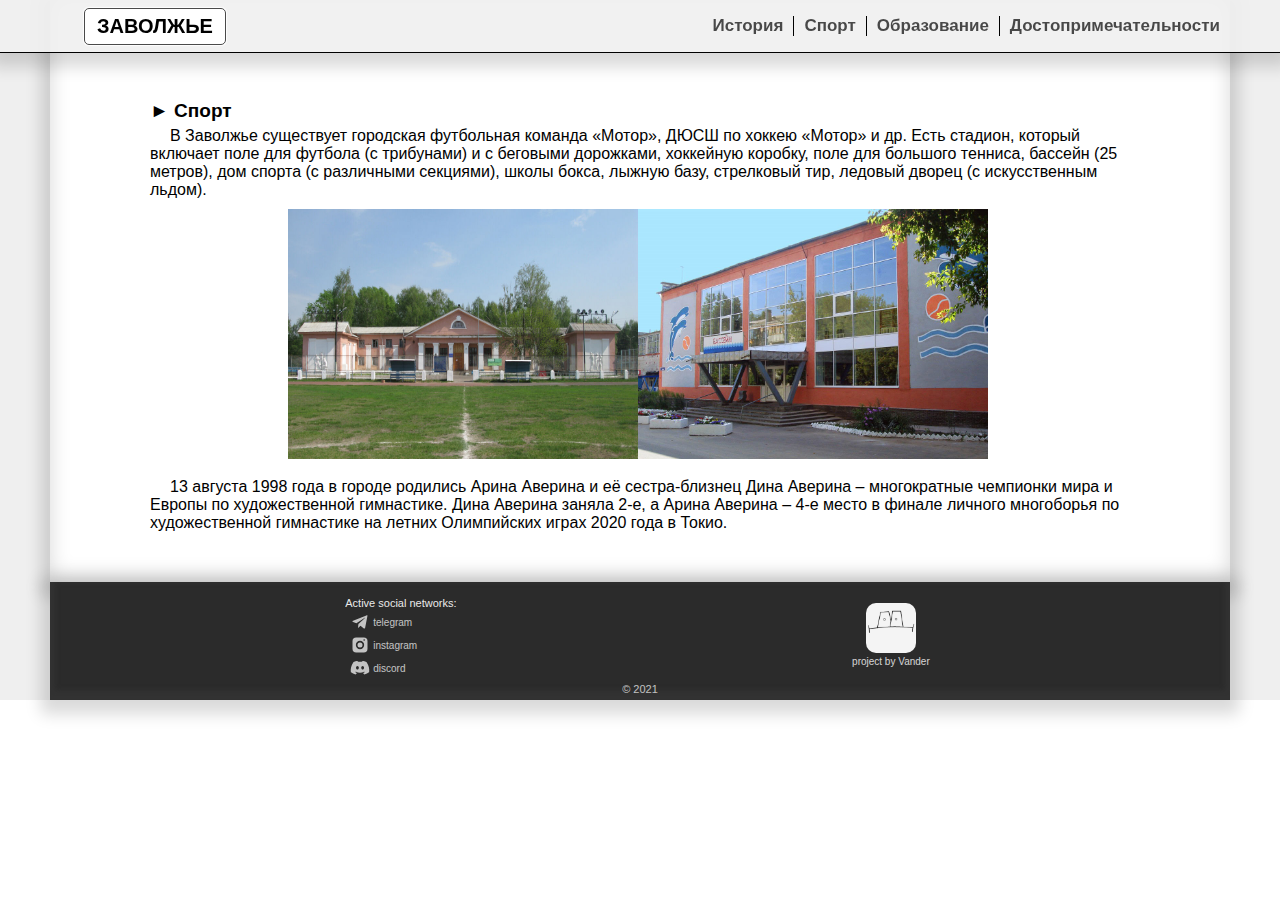
<file: konkurs/sport.html>
<!DOCTYPE HTML>
<head>
<title>prj</title>
<link rel="stylesheet" type="text/css" href="styles/main.css">
<meta name="viewport" content="width=device-width, initial-scale=1.0" />
<script src="https://ajax.googleapis.com/ajax/libs/jquery/3.1.1/jquery.min.js"></script>
<script src="scrpt/index.js"></script>
</head>
<body>
<header class="hdr">
	<div class="conteiner">
		<div class="head">
				<a href="index.html" class="logo">
					<div class="logot">
						ЗАВОЛЖЬЕ
					</div>
				</a>
				<div class="menu">
					<span></span>
				</div>
				<div class="nav">
					<a href="istor.html"><div class="nav_bat">История</div></a>
					<div class="palka"></div>
					<a href="sport.html"><div class="nav_bat">Спорт</div></a>
					<div class="palka"></div>
					<a href="obr.html"><div class="nav_bat">Образование</div></a>
					<div class="palka"></div>
					<a href="dost.html"><div class="nav_bat">Достопримечательности</div></a>
				</div>
		</div>
	</div>
</header>
<main>
	<div class="conteiner">
		<div class="main">
			<div class="istor">
				<div class="soderzh_block1" id="istor">
					<div class="zaglav">
						<b>► Спорт</b>
					</div>
					<div class="soderzh">
						В Заволжье существует городская футбольная команда «Мотор», ДЮСШ по хоккею «Мотор» и др. Есть стадион, который включает поле для футбола (с трибунами) и с беговыми дорожками, хоккейную коробку, поле для большого тенниса, бассейн (25 метров), дом спорта (с различными секциями), школы бокса, лыжную базу, стрелковый тир, ледовый дворец (с искусственным льдом).
					</div>
					<div class="soderzh1">
						<img class="his" src="img/sport.jpg">
						<img class="his" src="img/sport1.jpg">
					</div>
					<div class="soderzh">
						13 августа 1998 года в городе родились Арина Аверина и её сестра-близнец Дина Аверина – многократные чемпионки мира и Европы по художественной гимнастике. Дина Аверина заняла 2-е, а Арина Аверина – 4-е место в финале личного многоборья по художественной гимнастике на летних Олимпийских играх 2020 года в Токио.
					</div>
				</div>
			</div>
		</div>
	</div>						
	<div class="ftr">
		<div class="ftr_body">
			<div class="ftr_social">
				<div>Active social networks:</div>
				<a href=""><div class="ftr_url"><img src="img/tg.svg">telegram</div></a>
				<a href=""><div class="ftr_url"><img src="img/inst.svg">instagram</div></a>
				<a href=""><div class="ftr_url"><img src="img/ds.svg">discord</div></a>
			</div>
			<div class="vndr">
				<a href=""><img src="img/logo.png"></a>
				<div>
					project by Vander
				</div>
			</div>
		</div>
		<div class="ftr_year">
			© 2021			
		</div>
	</div>
</main>
</body>
</file>
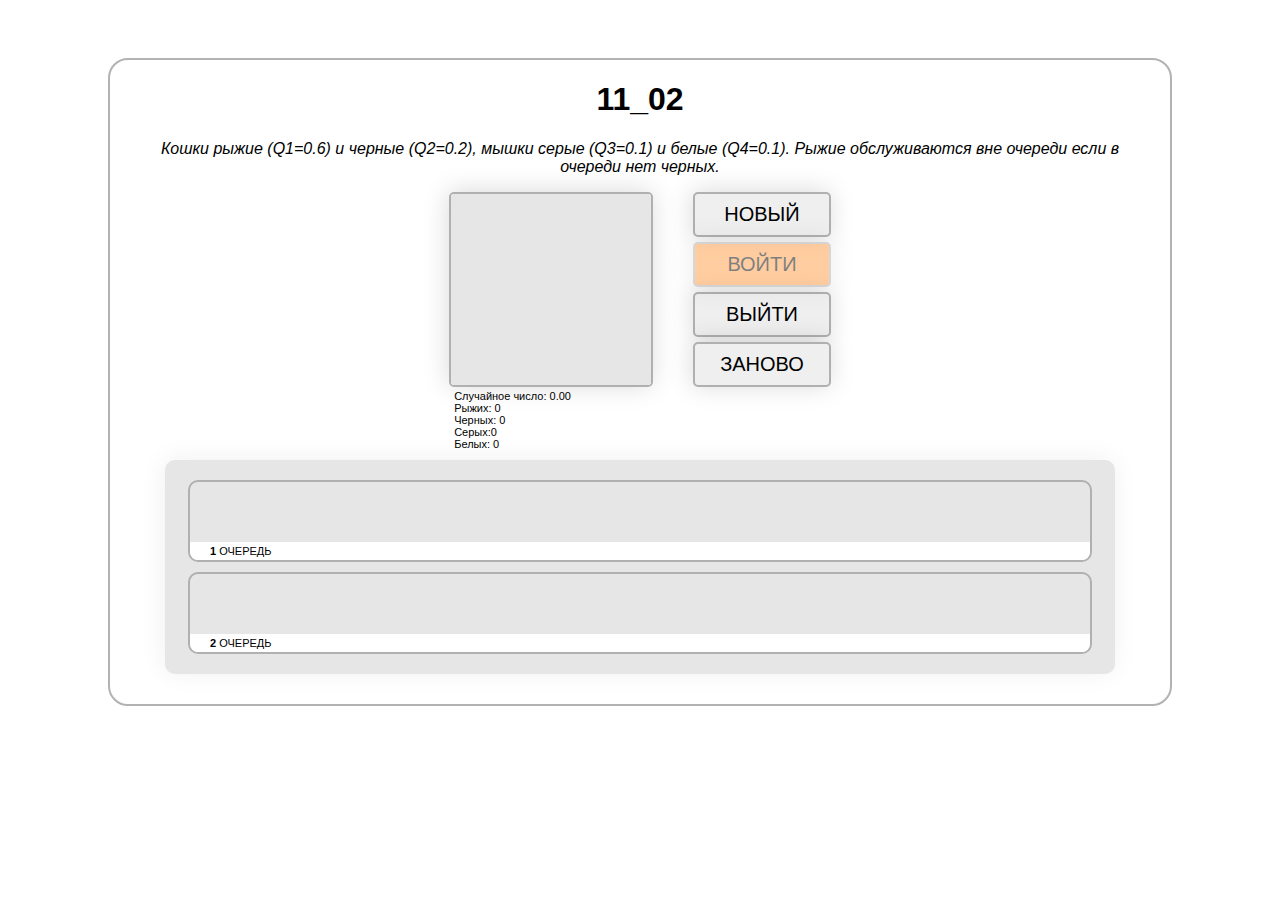
<file: pr10/pr10.html>
<html>
<meta name="viewport" content="width=device-width, initial-scale=1.0" />
<head>
<title>PR12</title>
<link rel="stylesheet" type="text/css" href="pr10.css">
<script src="https://ajax.googleapis.com/ajax/libs/jquery/3.1.1/jquery.min.js"></script>
</head>
<script src="pr10.js"></script>
<body onload="fStart()">
<center>
<div class="main">
<div class="start">
<p><h1>11_02</h1><i>Кошки рыжие (Q1=0.6) и черные (Q2=0.2), мышки серые (Q3=0.1) и белые (Q4=0.1). Рыжие обслуживаются вне очереди если в очереди нет черных.</i></p>
</div>
<!---------- кнопки управления -------------->
<div class="flexi">
<div class="flx1">
<img name="creqN" class=ccreqN src="222.jpg" width="200px" height="191">
<div class="log">
	<div class=cDiaRnd id="d_Rnd"></div>
	<div class=cDiaVorob id="d_Vorob"></div>
	<div class=cDiaSinica id="d_Sinica"></div>
	<div class=cDiaGolub id="d_Golub"></div>
	<div class=cDiaVorona id="d_Vorona"></div>
</div>
</div>
<div class="inputi">
<input type=button class=cnext  name="cNext" value="НОВЫЙ" onclick="fNext()">
<br>
<input type=button class=cto name="cTo" value="ВОЙТИ" onclick="fTo()">
<br>
<input type=button class=cfrom  name="cFrom" value="ВЫЙТИ"  onclick="fFrom()">
<br>
<input type=button class=cstart name="cStart" value="ЗАНОВО" onclick="fStart()">
</div>
</div>

<!--------- очередной "запрос" ----------->


<!--------- очередь на мнемосхеме ----------->
<div class="main1">
<div class="mishi">
		<img name="img1" src="pusto.jpg" class=ccreq01>
		<img name="img2" src="pusto.jpg" class=ccreq02>
		<img name="img3" src="pusto.jpg" class=ccreq03>
		<img name="img4" src="pusto.jpg" class=ccreq04>
		<img name="img5" src="pusto.jpg" class=ccreq05>
		<img name="img6" src="pusto.jpg" class=ccreq06>
		<img name="img7" src="pusto.jpg" class=ccreq07>
		<img name="img8" src="pusto.jpg" class=ccreq08>
		<p><b>1</b> ОЧЕРЕДЬ</p>
</div>
<div class="mishi">
		<img name="img9" src="pusto.jpg" class=ccreq01>
		<img name="img10" src="pusto.jpg" class=ccreq02>
		<img name="img11" src="pusto.jpg" class=ccreq03>
		<img name="img12" src="pusto.jpg" class=ccreq04>
		<img name="img13" src="pusto.jpg" class=ccreq05>
		<img name="img14" src="pusto.jpg" class=ccreq06>
		<img name="img15" src="pusto.jpg" class=ccreq07>
		<img name="img16" src="pusto.jpg" class=ccreq08>
		<p><b>2</b> ОЧЕРЕДЬ</p>
</div>
</div>
</div>

<!--
<div class="footer">
	<div class="bbshka">
    		<button class="bagor" onclick="window.location.href = 'https://vk.com/egoriyew';"><div><h4>Багров Егор</h4><span>(гений)</span></div></button>
    		<button class="krizhov" onclick="window.location.href = 'https://vk.com/5tefano5';"><div><h4>Рыжов степан</h4><span>(скриптонит)</span></div></button>
	</div>

    <span>2021</span>
</div>
-->
</center>
</body></html>
</file>
<file: style/style.css>
body{
	max-width: 1280px;
	margin: 0 auto;
}
html{
	max-width: 1280px;
	margin: 0 auto;	
}
main{
	max-width: 1280px;
	margin: 0 auto;
	background-color: #9a9a9a;

}
button{
	background-color: #343434;
	border: none; outline: none;
}
.main{
	padding: 80px 100px 50px 100px;
	display: grid;
	grid-template-columns: 60% 40%
}

}
#all{
	margin: 0 auto;
	width: 1280px;
	font-size: 20px;		
	font-family: Arial;

}

nav ul li {
	display: inline-block;
}
#opa{
	margin: 15px 0;
	padding: 0;
	height: 0;
	border: none;
	border-top: 2px solid white;
	width: 50px;
}
#opa1{
	margin: 15px 0;
	padding: 0;
	height: 0;
	border: none;
	border-top: 2px solid #ff9d45;
	width: 50px;
}
#ax{
	color:white;
	font-family: Arial;
	display: flex;
	flex-direction: column;
	padding: 0 40px 0 0;
}
.headbody nav{
	padding: 0 75px;
}
nav a {
	display: block;
	text-decoration: none;
	color: white;
	font-size: 14px;
	padding: 0 0 0 30px;
}

.hederok{
	position: fixed;
	left: auto;
	z-index: 1;
	min-width: 1280px;
	font-family: Arial;
	background-color: #343434;
	box-shadow: 0px 5px 25px 9px rgba(0, 0, 0, 0.25);
}

.headbody{
	align-items: center;
	padding: 0 100px;
	z-index: 2;
	display: flex;
	justify-content: flex-start;

}
.it{
	color: #ff9d45;
	font-weight: 10;
}
#logo a {
	display: block;
	text-decoration: none;
	font-size: 30px;
	color: white;
	font-weight: 600;
	margin: 3px 0 0 0;
	width: 100%;

}

.head{
	position: relative;
	z-index: 2;
	height: 51px;
	padding: 0 100px 0 100px;
	display: flex;
	justify-content: space-between;
	align-items: center;
}

#itx {
	font-size: 50px;
	font-weight: 600;
}
.modern{
	font-size: 30px;
	font-weight: 100;
	font-family: Arial;

}
.modern1{
	font-size: 30px;
	font-family: Arial;
	color: white;
}
.down{
	padding: 20px 0 0 0;

}
.down a{
	display: block;
	padding: 10px 10px;
	text-decoration: none;
	color: white;
	font-size: 12px;
	border: 2px solid #fff;
	width: 80px;
	text-align: center;
	font-family: Arial;
}
footer{	
	background-color: #343434;
	max-width: 1280px;
	margin: 0 auto;
	color: #cdcdcd;
	font-size: 10px;
}
.ftr img {
	padding: 0 0 5px 0;
}
.ftr {
	padding: 10px;
}

.so{
	font-family: Arial;
	font-size: 20px;
	color: black;

}
.so b{
	padding: 10px 0 0 0;
	margin: 0 0 5px 0;
}
.so12{
	font-family: Arial;
	font-size: 15px;
	color: #cdcdcd;
	line-height: 17px;
}
.so1{
	font-family: Arial;
	font-size: 15px;
	color: #b5b6b5;
	line-height: 17px;
}

.gh1{
	margin: 15px 0 5px 0;
}
.gh{
	margin: 0 ;
}

.otstupi{
	padding: 30px 0 30px 0;
}
hr{
	margin: 0 0 20px 20px;
	padding: 0;
	height: 0;
	border: none;
	border-top: 1px solid #a1a1a1;
	width: 250px;
	text-align: center;
	
}
.kkk{
	margin: 0 0 20px 0;
	padding: 0 
	height: 0;
	border: none;
	border-top: 1px solid #cdcdcd;
	width:  100%;
	text-align: center;
}
.kkk1{
	margin: 5px 0 10px 0;
	padding: 0 
	height: 0;
	border: none;
	border-top: 1px solid #cdcdcd;
	width:  100%;
	text-align: center;
}
#try{
	display: flex;
	flex-wrap: wrap;
	width: 100%;
	justify-content: center;
	background-color: white;
}
.try{
	width: 100%;
	display: flex;
	flex-wrap: wrap;
	justify-content: center;

}
.try1{
	display: grid;
	grid-template-columns: 50% 50%
}
#kyky1{
	width: 100%;
}
#kuku{
	width: 100%;
	display: flex;
	justify-content: center;
	height: 100%;
}
.b1{
	padding: 20px;
	margin: 0 0 20px 0;
	width: 350px;
}
.b122{
	padding: 0 20px;
}
.shto hr{
	margin: 6px 0 0 0;
}
#b{
	padding: 20px;
	width: 100%;
}
.aaa{
	padding: 0 0 0 30px;
	font-family: Courier New;
}
.aaa1{
	padding: 0 0 0 10px;
	font-family: Courier New;
	color: #b0aeb0;
	font-size: 16px;
	max-width: 350px;

}
#a {
	text-align: center;
	padding: 10px 0 10px 0;
	background-color: #e4e4e4;
	font-family: Arial;
	width: 100%;
}
#it{
	color: #ff9d45;
	font-family: Impact;
}
#b{
	max-width: 100%;
	padding: 10px 0 10px 0;
}
.c{
	text-align: center;
	background-color: #ff9d45;
	font-family: Arial;
	color: white;
	width: 100%;
}
.c a{
	display: block;
	text-decoration: none;
	color: white;
	height: 28px;
	padding: 12px 0 0 0;
}
.nerovno{
	
	display: grid;
	grid-template-columns: 70% 30%;
	
}
.sotka{
	padding: 0 100px 0 100px;
	background-color: white;
}
.tretyi{

	background-color: #f0f0f0;
	padding: 50px 100px 50px 100px;
}
.reverse{
	display: grid;
	grid-template-columns: 10% 90%; 
}
.tabs{
	display: grid;
	grid-template-columns: 70% 30%; 

}
.tabi{
	display: flex;
	flex-direction: column;
	text-align: center;
}
.tabi a{
	text-decoration: none;
}
nav img{
	display: none;
}
.tab1{
	border: 1px solid #fff;
	height: 90px;
	width: 90px;
	background-color: #ff9d45;
}
.tab{
	font-weight: 500;
	color: white;
	font-size: 12px;
	font-family: Arial;
	padding: 27px;

}
.tab23{
	border: 1px solid #fff;
	height: 90px;
	width: 90px;
	background-color: #343434;
}
.tabssoft{
	padding: 0 50px 0 100px;
}
	
#down1 a{
	display: block;
	padding: 10px 10px;
	text-decoration: none;
	color: white;
	font-size: 13px;
	width: 80px;
	text-align: center;
	background-color: #ff9d45;
	font-family: Arial;
	border-radius: 3px;
}
#down12{
	padding: 10px
}
#down12 a{
	display: block;
	padding: 10px 10px;
	text-decoration: none;
	color: white;
	font-size: 13px;
	width: 110px;
	text-align: center;
	background-color: #ff9d45;
	font-family: Arial;
	border-radius: 3px;
}
.chetvrtiy{
	background-color: white;
	padding: 50px 100px 50px 100px;
}
.sub{
	display: grid;
	grid-template-columns: 50% 50%;
}
.title{
	display: flex;
	justify-content:flex-start;
}
.ttitle{
	display: flex;
	justify-content:flex-start;
}
.title p{
	margin: 0 0 10px 0;
	line-height: 14px

}
.title b{
	line-height: 20px;
}
.picture{
	padding: 30px 0 0 20px;
}
.pytiy{
	background-color: #f0f0f0;
	padding: 50px 100px 50px 100px;
}
.stnd{
	display: grid;
	grid-template-columns: 40% 60%;
}
.headbody{
	height: 40px;
}


.title img{
	padding: 10px 15px 0 0;
}
.picture{
	padding: 30px 0 0 20px;
}
.picture1{
	padding: 30px 0 0 270px;
}
.shheest{
	background-color: white;
	padding: 50px 100px 50px 100px;	
}
.sto{
	background-color: #9a9a9a;
	padding: 50px 100px 50px 100px;	
}
.well{
	display: flex;
	justify-content:center;
}
.well div {
	padding: 50px 20px 0 20px;
}


.sedmoy{
	background-color: #f0f0f0;
	padding: 50px 100px 50px 100px;		
}
.well1{
	display: flex;
	justify-content:center;
	padding: 10px 0 0 0;
}
.bas{
	background-color: #343434;
	font-family: Arial;
	color: white;
	text-align: center;
	width: 100%;
	border: 1px solid #f0f0f0;
}
.bas1{
	background-color: #343434;
	font-family: Arial;
	color: white;
	text-align: center;
	width: 100%;
}
.bas1 img{
	padding: 10px 0 0 0;
}
.basic{	
	background-color: #343434;
	text-align: center;
	width: 250px;
	margin: 50px 20px 0 20px;
}
.prof1{
	width: 250px;
	background-color: #343434;
	text-align: center;
	width: 250px;
	margin: 30px 20px 0 20px;
}
.bas3{
	background-color: white;
	font-family: Arial;
	color: #aeaeae;
	text-align: center;
	width: 100%;
	font-size: 13px;
	border: 1px solid #f0f0f0;
}

.ggg{
	margin: 5px 0 5px 0;
	padding: 0;
	color: #f0f0f0;
	width: 250px;
}
.ggg2{
	height: 4px;
	background-color: #ff9d45;
	width: 100%;
}
.white{
	background-color: white;
}

.ccc{
	background-color: #ff9d45;
	color: white;
	text-align: center;
	font-family: Arial;
	font-size: 12px;
	width: 100%;
}
.main1{
	display: flex;
	justify-content:center;
}
.mino{
	max-width: 500px;
	padding: 0 50px 0 50px;
}
.basa{
	background-color: ;
}

.well div {
	padding: 10px 20px 0 20px;
	max-width: 350px;
}
.well1{
	display: flex;
	flex-direction: center;
	align-items: flex-end;
}
.well1 div{

}
.basica{
	height: 100%;
	width: 300px;
	background-color: #f0f0f0;
	margin: 15px 10px 15px 10px;
	display: flex;
	flex-direction: column;
	justify-content: center;
	align-items: center;
}
.profi{
	height: 100%;
	width: 300px;	
	background-color: #f0f0f0;
	margin: 15px 10px 15px 10px;
	display: flex;
	flex-direction: column;
	justify-content: center;
	align-items: center;
}


.so21{
	font-family: Arial;
	font-size: 12px;
	color: #aeaeae;
	line-height: 13px;
	padding: 0;
}



.voko{

	text-align: right;
	display: flex;
	flex-direction: row;
	justify-content: right;
	align-items: center;

}
.voko a{
	text-decoration: none;s
	height: 50px;
}
.wwell{
	display: flex;
	justify-content:center;

}
.wwell div{


}

.wwka p {
	margin: 0;
}

.wwka {
	background-color: #f0f0f0;
	margin-bottom: 16px;
	position: relative;
	border-radius: 10px;
	padding: 10px
}
.welka{
	margin: 10px
}
.wwka:before {
	content: "";
	width: 0; 
	height: 0;
	position: absolute; 
	bottom: calc(0% - 16px);
	margin: 0 0 0 10px;
	border-left: 16px solid transparent;
	border-right: 16px solid transparent;
	border-top: 22px solid #f0f0f0;
}
.sso{
	margin: 8px 0 ;
}
.active1{

}
@media screen and (min-width: 801px) and (max-width: 1024px) {

.wwka {
	margin-bottom: 12px;
}
.wwka:before {
	border-top: 18px solid #f0f0f0;
	bottom: calc(0% - 12px);
}

.picture1{
	padding: 30px 0 0 50px;
}
.picture1 img{
	height: 200px;
	width: 200px;
}
.tab1{
	height: 75px;
	width: 75px;
}
.tab{
	font-weight: 500;
	color: white;
	font-size: 12px;
	font-family: Arial;
	padding: 17px;

}
.tab23{
	height: 75px;
	width: 75px;
}
.stnd{
	display: grid;
	grid-template-columns: 60% 40%;
}
.gorod img{
	height: 200px;
	width: 200px;
}
.tabs{
	grid-template-columns: 70% 30%; 

}
.tabssoft{
	padding: 0 20px 0 60px;
}
.sub{
	grid-template-columns: 35% 65%;
}
.picture{
	padding: 30px 20px 0 0;

}
.picture img{
	height: 200px;
	width: 200px;
}
.well div {
	padding: 20px 20px 0 20px;
}
.well1{
	padding: 0;
}
.main{
	grid-template-columns: 60% 40%;
}


.otstupi{
	padding: 0 0 0 0;
}

.modern{
	font-size: 25px;
}
.nerovno{
	grid-template-columns: 50% 50%;
}
.prof1{
	margin: 30px 0 0 0;
}
hr{
	width: 150px;
}
.basic{	
	width: 200px;
}
.prof1{
	width: 200px;
}
.ggg{
	width: 200px;
}
}










@media screen and (max-width: 800px) {
.tretyi{
	padding: 35px 50px 25px 50px;
}
.chetvrtiy{
	padding: 20px 50px 15px 50px;
}
.pytiy{
	padding: 5px 50px 15px 50px;
}
.shheest{
	padding: 30px 50px 15px 50px;
}
.tabrev.{
	padding: 10px 10px 20px 10px;
}
.sedmoy{
	padding: 25px 50px 15px 50px;
}
.sto{
	padding: 25px 50px 20px 50px;
}
.headbody{
	padding: 0 0 2px  20px;
}
.b1{
	padding: 0;
	width: 250px;
}
nav{
	position: fixed;
	top: 0;
	right: -100%;
	width: 200px;
	height: 100%;
	transition: all 0.3s ease 0s;
	margin: 0;
	padding: 20px 0;
	background-color: #f0f0f0;
	-webkit-box-shadow: -32px 0px 38px -5px rgba(34, 60, 80, 0.29);
	-moz-box-shadow: -32px 0px 38px -5px rgba(34, 60, 80, 0.29);
	box-shadow: -32px 0px 38px -5px rgba(34, 60, 80, 0.29);
}
nav.active1{
	right: 0;
}
nav ul{
	max-width: 100%;
	display: flex;
	flex-direction: column;
	justify-content: center;
	align-items: center;
	padding: 30px 20px;

}
nav img{
	display: block;
	padding: 10px;
	position: absolute;
	right: 10px;
}
nav li{
	padding: 10px 0;
	margin: 5px 0;
	width: 100%;
	border-radius: 5px;
	background-color: #343434;
}
li a{
	padding: 0 20px;
	text-align: center;
}
.headbody{
	height: 40px;
}

.menuha{
	position: fixed;
	width: 30px;
	height: 20px;
	align-items: center;
	z-index: 5;
	top: 10px;
	right: 20px;
}
.menuha.active1{
	display: none;
}
.headbody nav {
    padding: 0;
}
.menuha:before,
.menuha:after{
	content: '';
	background-color: white;
	position: absolute;
	width: 100%;
	height: 2px;
	left: 0;

}
.menuha:before{
	top: 0;
}
.menuha:after{
	bottom:0;
}
.menuha span{
	background-color: white;
	position: absolute;
	width: 100%;
	height: 2px;
	left: 0;
	top: 9px;
}
.try1{
	display: flex;
	flex-direction: column;
	justify-content: center;
	align-items: center;
	max-width: 300px;
}


.well{
	display: flex;
	flex-direction: column;
	justify-content: center;
	align-items: center;
}

.well1{
	display: flex;
	flex-direction: column;
	justify-content: center;
	align-items: center;
}

.profi{
	width: 300px;	
	align-items: center;
}

.wwell{
	display: flex;
	flex-direction: column;
	justify-content: center;
	align-items: center;

}
.welka{
	max-width: 300px;
}
.sto .so12{
	max-width: 300px;
}
.so21{
	padding: 0;
}

.sublist{
	display: flex;
	flex-direction: column;
	justify-content: center;
	align-items: center;
	max-width: 500px;

}

.main1{
	display: flex;
	flex-direction: column;
	justify-content: center;
	align-items: center;
}
.mino{
	padding: 10px 0 10px 0;
}
.stnd div{
	padding: 10px 0 10px 0;
}
.tabrev{
	display: flex;
	flex-wrap: wrap;
	justify-content: center;
	padding: 10px 0 20px 0;

}
.stnd{
	display: flex;
	flex-direction: column;
	justify-content: center;
	align-items: center;

}
.sub div{
	padding: 0;
}

.sub {
	display: flex;
	flex-direction: column-reverse;
	justify-content: center;
	align-items: center;
}
.tabs{
	display: flex;
	flex-direction: column;
	justify-content: center;
	align-items: center;
}
.reverse{
	display: flex;
	flex-direction: column-reverse;
	justify-content: center;
	align-items: center;

}
.tabssoft{
	padding: 0;

}
.tabssoft .so{
	text-align: center;
}
.otstupi{
	padding: 10px 0 10px 0;
}
.main{
	display: flex;
	flex-direction: column;
	justify-content: center;
	align-items: center;
	padding: 60px 50px 40px 50px;

}

#ax{
	display: flex;
	flex-direction: column;
	justify-content: center;
	align-items: center;
	text-align: center;
	padding: 0;

}
#ax #opa {
	display: none;
}
#ax .so12{
	display: none;
}
#ax .down{
	display: none;
}
.try{
	width: 350px;
	display: flex;
	flex-wrap: wrap;
	justify-content: center;
}
#kuku{
	max-width: 100%;
	padding: 10px 0 0 0;
}
.gh{
	display: none;
}
.nerovno b{
	display: flex;
	flex-direction: row;
	justify-content: flex-start;
	align-items: left;
	padding: 7px 0 5px 0;
}
.uuu{
	width: 200px;
}

.sotka{
	min-width: 100px;
}

.dont{
	display: none;
}
#dont{
	display: none;
}
.modern1{
	margin: 0 0 30px 0;
}
.modern{
	margin: 0 0 10px 0;
}

.so{
	font-size: 17px;
}
@media screen and (max-width: 372px) {
.tab1{
	height: 65px;
	width: 65px;
}
.tab23{
	height: 65px;
	width: 65px;
}
.tab{
padding: 15px 0;
}
}
</file>
<file: konkurs/styles/main.css>
*{
	margin: 0;
	padding: 0;
}
html{
	font-family: Arial;
}
main{
	background-color: #efefef;
}
.hdr {
	position: fixed;
	width: 100%;
	top: 0;
	left: 0;
	z-index: 50;
	background-color: rgba(240,240,240,0.9);
	box-shadow: 0px 5px 15px 9px rgba(0, 0, 0, 0.15);
	border-bottom: 1px solid black;
}
.logo{
	position: relative;
	height: 45px;
	padding: 4px 0 3px 20px;
	margin: 0 0 0 10px;
	display: flex;
	align-items: center;
	width: 150px;
	justify-content: center;
	text-decoration: none;
	color: black;
	font-weight: 600;
}
.logot:hover{
	width: 143px;
	font-size: 21px;
	height: 37px;
 	transition: all 0.15s ease 0s;
}
.logot{
	border: 1px solid #4a4a4a;
	transition: all 0.1s ease 0s;
	border-radius: 5px;
	width: 140px;
	height: 35px;
	background-color: white;
	align-items: center;
	display: flex;
	justify-content: center;
	box-shadow: 0px 0px 1px 1px white;
	font-size: 20px;
}
.conteiner{
	max-width: 1180px;
	margin: 0px auto;
}
.head{
	position: relative;
	z-index: 2;
	display: flex;
	justify-content: space-between;
	align-items: center;
}
.menu{
	display: none;
}
.menu{
	position: relative;
	width: 30px;
	height: 20px;
	align-items: center;
	z-index: 5;
	margin: 0 20px 0 0;
	opacity: 0.8;
}
.menu:before,
.menu:after{
	content: '';
	background-color: black;
	position: absolute;
	width: 100%;
	height: 2px;
	left: 0;
}
.menu:before{
	top: 0;
}
.menu:after{
	bottom:0;
}
.menu span{
	background-color: black;
	position: absolute;
	width: 100%;
	height: 2px;
	left: 0;
	top: 9px;

}
.nav{
	display: flex;
	align-items: center;
}
.palka{
	border-right: 1px solid black;
	height: 20px;
}
.nav_bat{
	display: flex;
	align-items: center;
	width: 100%;
	height: 40px;
	justify-content: center;
	opacity: 0.7;

}
.nav a{
	text-decoration: none;
	margin: 0 10px;
	color: black;
	height: 100%;
	width: 100%;
	font-size: 17px;
	font-weight: 600;
	transition: all 0.1s;
}
.nav_bat:hover{
	transition: all 0.1s;
 	opacity: 1;
}
.menu{
	padding: none;
}
.menuha.active1{
	display: none;
}
.main{
	box-shadow: 0px 5px 15px 9px rgba(0, 0, 0, 0.15), 
	inset 0px -5px 20px 1px rgba(0, 0, 0, 0.15);
	padding: 50px 100px 50px 100px;
	background-color: white;
}
.main_start{
	background-image: url(zvl1.png);
	height: 100vh;
	background-repeat: no-repeat;
	background-size: auto;
	background-position: 30% 90%;
}
.soder1{
	transition: all 0.13s ;
	opacity: 1;
	padding: 12px 0 20px;
	background-color: rgba(255,255,255,0.8);
	border-radius: 20px;
	min-width: 200px;
	margin: 0 40px 0 0;
	height: 100%;
}
.soder12{
	display: none;
	transition: all 0.13s ;
	opacity: 1;
	padding: 12px 0 20px;
	background-color: rgba(255,255,255,0.8);
	border-radius: 20px;
	min-width: 200px;
	margin: 0 40px 0 0;
	height: 100%;
}
.soder1:hover{
	background-color: rgba(255,255,255,0.9);
	transition: all 0.13s ;
}
.main_block2_zaglav{
	border-bottom: 1px solid black;
	text-align: center;
	padding: 0 0 6px 0;
}
.main_block2_sslky{
	margin: 0 20px 0 40px;
}
.soder1 a{
	color: black;
	padding: 3px 0
	width: 100px;
}
.soder1 li{
	padding: 5px 0;
	overflow: hidden;
}
.soder12 a{
	color: black;
	padding: 3px 0
	width: 100px;
}
.soder12 li{
	padding: 5px 0;
	overflow: hidden;
}
.main_block1{
	padding: 12% 50px 100px ;
	color: black;
	display: flex;
	justify-content: space-between;
}
.main_block1_text:hover{
	background-color: rgba(255,255,255,0.9);
	transition: all 0.13s ;
}
.main_block1_text{
	transition: all 0.13s ;
	opacity: 1;
	padding: 30px;
	background-color: rgba(255,255,255,0.8);
	border-radius: 20px;
	max-width: 650px;
	font-size: 21px;
	height: 100%;
}
.main_block2_sslky{
	padding: 10px 0 0 0;
	display: flex;
	flex-direction: column;

}
.soderzh1 img{
	height: 250px;

}
.soderzh1{
	max-width: 700px;
	margin: 0 auto;
}
.textvntr{
	border: 1px solid black;
	border-radius: 10px;
	overflow: hidden;
}
.main_block1_text1{
	background-color: rgba(240,240,240,0.8);
	padding: 10px;
	border-bottom: 1px solid black;
}
.main_block1_text2{
	text-indent: 20px;
	padding: 10px;
}
.soderzh_block2{
	margin: 20px 0 0;
}
.soderzh_block1{

}
.zaglav{
	font-size: 19px;
}
.soderzh{
	text-indent: 20px;
	padding: 5px 0 0 0;
}
.soderzh ul{
	padding: 10px 0 10px 20px;
}
.soderzh_block2 img{
	width: 100%;
	padding: 10px 0 0;
}
.none{
	display: none;
	padding: 0 0 20px 0;
}
.kaarta{
	box-shadow: 0px 10px 15px 9px rgba(0, 0, 0, 0.15);
	padding: 0;
	margin: 0 0 -3px 0;
}
.istor{
	padding: 50px 0 0;
}

.his{
	width: 50%;
	margin: 10px -2px;
	height: 100%;
}
.ftr{
	max-width: 1180px;
	margin: 0 auto;
	padding: 2px 0 5px 0;
	box-shadow:	inset 0px -5px 5px 5px #323232,
	0px 5px 15px 9px rgba(0, 0, 0, 0.15);
	background-color: #2b2b2b;
}
.ftr_year{
	display: flex;
	justify-content: center;
	font-size: 11px;
	color: white;
	opacity: 0.7;
}
.vndr{
	padding: 5px;
	display: flex;
	flex-direction: column;
	align-items: center;
	justify-content: center;
}
.vndr img {
	opacity: 0.95;
	max-width: 50px;
	height: auto;
	border-radius: 10px;
}
.vndr a{
	height: 50px;
}
.vndr div{
	opacity: 0.8;
	font-size: 10px;
	color: white;
	text-align: center;
	padding: 3px 0;
}
.vndr img:hover{
	opacity: 1;
	transition: 0.15s;
}
.ftr_body{
	padding: 10px 100px 5px 100px;
	display: flex;
	justify-content: space-around;
	flex-wrap: wrap;
}
.ftr_social{
	color: white;
	opacity: 0.9;
	font-size: 11px;
	display: flex;
	flex-direction: column;
}
.ftr_url{
	opacity: 0.8;
}
.ftr_social a{
	text-decoration: none;
	color: white;
	font-size: 10px;
}
.ftr_social div{
	padding: 3px 0 0 0;
	display: flex;
	align-items: center;
}
.ftr_social img{
	width: 20px;
	height: auto;
	
	padding: 0 3px 0 5px;
}
.ftr_url:hover{
	opacity: 1;
	transition: 0.15s;
}
@media screen and (max-width: 720px) {
.nav{
	height: 100vh;
	opacity: 0.9;
	position: absolute;
	top: 55px;
	right: -209px;
	flex-direction: column;
	background-color: white;
	width: 200px;
	transition: all 0.3s;

}
.nav a{
	height: 40px;
	display: flex;
	justify-content: center;
}
.nav_bat{
	color: #1d1d1d;
	max-width: 150px;
	justify-content: flex-start;
	overflow: hidden;
}
.palka{
	border-right: 0;
	height: 0;
	width: 160px;
	border-top: 1px solid #7a7a7a;
}
.menu{
	display: block;
}
.nav.active1{
	right: -9px;
	transition: all 0.3s;
	height: 550px;
}
.hdr.active1{
	position: relative;
}
.main_block1{
	padding: 85px 20px 100px;
	flex-direction: column;
}
.main_block1_text2{
	font-size: 16px;
	border: 0;	
	padding: 20px;
}
.main_block1_text1{
	font-size: 18px;
	border: 1 solid black;
	padding: 20px;
}
.textvntr{
	border: 0;
	padding: 0;
}
.soder1{
	display: none;
}
.soder12{
	position: relative;
	left: 20px;
	display: block;
	opacity: 0.5;
}
.soder12 a{
	justify-content: flex-start;
	height: 100%;
	width: 150px;
	overflow: hidden;
}
.main_block2_sslky {
	margin: 10px;
	width: 180px;
}
.soder12 li{
	overflow: hidden;
}
.main_block1_text div{
	background-color: rgba(255,255,255,0);
}
.main_block1_text{
	background-color: rgba(255,255,255,0.9);
	padding: 0;
	order: 1;
}
.none{
	display: block;
	margin: -10px 0 0 0;
}
.logo{
	padding: 0;
}
.head{
	padding: 5px 0;
}
.main{
	padding: 20px;
}
.soderzh1{
	flex-direction: column;
	justify-content: center;
	align-items: center;
}
.soderzh1 img{
	height: 100%;

}
.his{
	width: 100%;
}
.ftr_body{
	padding: 10px 20px 5px 20px;
}

}
@media screen and (max-width: 274px) {
.main_block1_text2{
	display: none;
}
}
</file>
<file: pr10/pr10.css>
.cto {
	position=absolute;
	top=110; left=360; 
	width=46; 
	height=20;
	
}
.cfrom {
	position=absolute; 
	top=110; 
	left=460; 
	width=46; 
	height=20;
	
}
.cnext {
	position=absolute; 
	top=130;
	left=24; 
	width=46; 
	height=20;
	
}
.cstart {
	position=absolute; 
	top=030; 
	left=24; 
	width=46; 
	height=20; 
	
}
.ccreqN {
	position=absolute; 
	top=160; 
	left=010;
}
.ccreq01 {
	position=absolute; 
	top=160; 
	left=390;
  
}
.ccreq02.active{
  display: none;
}
.ccreq02 {
	position=absolute; 
	top=190; 
	left=390;
}
.ccreq03 {
	position=absolute; 
	top=222; 
	left=390;
}
.ccreq04 {
	position=absolute; 
	top=256; 
	left=390;
}
.ccreq05 {
	position=absolute; 
	top=286; 
	left=390;
}
.ccreq06 {
	position=absolute; 
	top=318; 
	left=390;
}
.ccreq07 {
	position=absolute; 
	top=351; 
	left=390;
}
.ccreq08 {
	position=absolute; 
	top=382; 
	left=390;
}

html{
  max-width: 1280px;
  margin: 0 auto; 
}
body{
  padding: 50px 100px;
  font-family: Arial;

}
body a{
  text-decoration: none;
  color: black;
}
.main{
  max-width: 1280px;
  border-radius: 20px;
  border: 2px solid rgba(0, 0, 0, 0.30);
  padding: 0 25px 20px 25px;

}

.main:hover{
  box-shadow: -1px -1px 26px 0px rgba(0, 0, 0, 0.30);
  transition: all 0.3s ease 0s;
  
}
input{
  font-size: 20px;
  padding: 9px 20px;
  width: 100%;
  margin: 0 10px 5px 10px;
  text-align: center;

}
.inputi{
  margin: 0 0 0 40px;
}

.flexi{
  
  padding: 0 30px 10px 30px;
  margin: 10px 0 0 0;
  display: flex;
  flex-wrap: wrap;
  justify-content: center;
}
.log{
  padding: 3px 0 0 5px;
  font-size: 11px;
  text-align: left;
}
.cto{
  background-color: #ff9d45;
  opacity: 0.5;
}
.flexi input{
  box-shadow: -1px -1px 26px 0px rgba(0, 0, 0, 0.15); 
  border-radius: 5px;
  border: 2px solid #b0b0b0;
  margin: 0 10px 5px 0;

}
.flexi input:hover{
  background-color: #343434;
  transition: all 0.2s ease 0s;
  color: #f0f0f0;
  border: 2px solid #b0b0b0;
}
.flexi input:active{
  background-color: #ff9d45;
  transition: all 0.05s ease 0s;
  color: #343434;
  border: 2px solid black;
}

.flexi img{
  box-shadow: -1px -1px 26px 0px rgba(0, 0, 0, 0.15);
  border-radius: 5px;
  border: 2px solid #b0b0b0;
  transition: all 0.3s ease 0s;

}
.flexi img:hover{
  border: 2px solid #343434;
  box-shadow: -1px -1px 26px 0px rgba(0, 0, 0, 0.3);
}
.mishi{
  border: 2px solid #b0b0b0;
  border-radius: 10px;
  max-width: 900px;
  display: flex;
  flex-wrap: wrap;  
  margin: 10px 0;
  overflow: hidden;
}
.mishi:hover{
  box-shadow: -1px -1px 15px 0px rgba(0, 0, 0, 0.2);
  transition: all 0.3s ease 0s;
}

.mishi img{
  margin: 10px;
  border: 0;
}
.photo{
  width: 500px;
}
.main1 {
  max-width: 910px;
  background-color: #e6e6e6;
  border-radius: 10px;
  padding: 10px 20px;
  box-shadow: -1px -1px 26px 0px #f0f0f0;
  margin: 0 10px 10px 10px;
}
.mishi p {
  font-size: 11px;
  background-color: white;
  text-align: left;
  padding: 3px 20px;
  width: 100%;
  margin: 0;
}
.footer{
  padding: 10px 0 0 0;
  margin: 10px 0;
  border-radius: 5px;
}

.cto.stop1{
  background-color: #e6e6e6;
  opacity: 1;
}
.footer span{
  font-size: 10px;
}
.bbshka{
  display: flex;
  justify-content: space-around;
}
.bbshka button{
  width: 100%;
  outline: none;
  margin: 0 20px 5px 20px;
  padding: 0;
  box-shadow: -1px -1px 26px 0px rgba(0, 0, 0, 0.15); 
  border-radius: 5px;
  border: 2px solid #b0b0b0;
  background-color: #e6e6e6;
}

.krizhov{
  background-image: url(stepan.png);
  opacity: 1;
}
.bbshka div{
  background-color: #e6e6e6;
  opacity: 0.8;
  padding: 8px 8px;
  margin: 0;
}
.bbshka div:hover{
  background-color: #343434;
  opacity: 0.8;
  padding: 8px 8px;
  margin: 0;
}
.bagor{
  background-image: url(bagor.png);
  opacity: 1;
}


.bbshka button:hover{
  background-color: #343434;
  transition: all 0.2s;
  color: white;
}
.bbshka button:active{
  background-color: #ff9d45;
  transition: all 0.05s ease 0s;
  color: #343434;
  border: 2px solid black;
}
.bbshka h4{
  margin: 0;
}

}

@media screen and (max-width: 1180px) {
.mishi{
  max-width: 450px;
}
}
@media screen and (max-width: 790px) {
body{
  padding: 10px 10px;
}

.flexi input:hover{
  transition: all 0.2s ease 0s;
  color: black;
  border: 2px solid #b0b0b0;
  background-color: #e6e6e6;
}
.flexi input:active{
  background-color: #ff9d45;
  transition: all 0.05s ease 0s;
  color: #343434;
  border: 2px solid black;
}
.main:hover{
  box-shadow: -1px -1px 26px 0px rgba(0, 0, 0, 0);
  transition: all 0.3s ease 0s; 
}

}

@media screen and (max-width: 560px) {
.flexi input{
  margin: 0 10px 5px 0;
  width: 100%;
}
.inputi {
  width: 204px;
  margin: 5px 0;
}
.flexi {
  padding: 0 0 0 30px 0;
  max-width: 204px;
}
.mishi{
  width: 204px;
}
body{
  padding: 0;
  margin: 0;
}
.main{
  padding: 0;
}
.start{
  padding: 0 20px;
}
.start h1{
  margin-top: 10px;
  margin-bottom: 15px;
}
.main{
  border: none;
}
.bbshka{
  padding: 0 10px;
  margin: 0 0 10px 0;
  display: flex;
  flex-direction: column;
  justify-content: center;
  align-items: center;
}

}
@media screen and (max-width: 320px) {
  .mishi img{
    margin: 0 0 10px 0;
}
}
</file>
